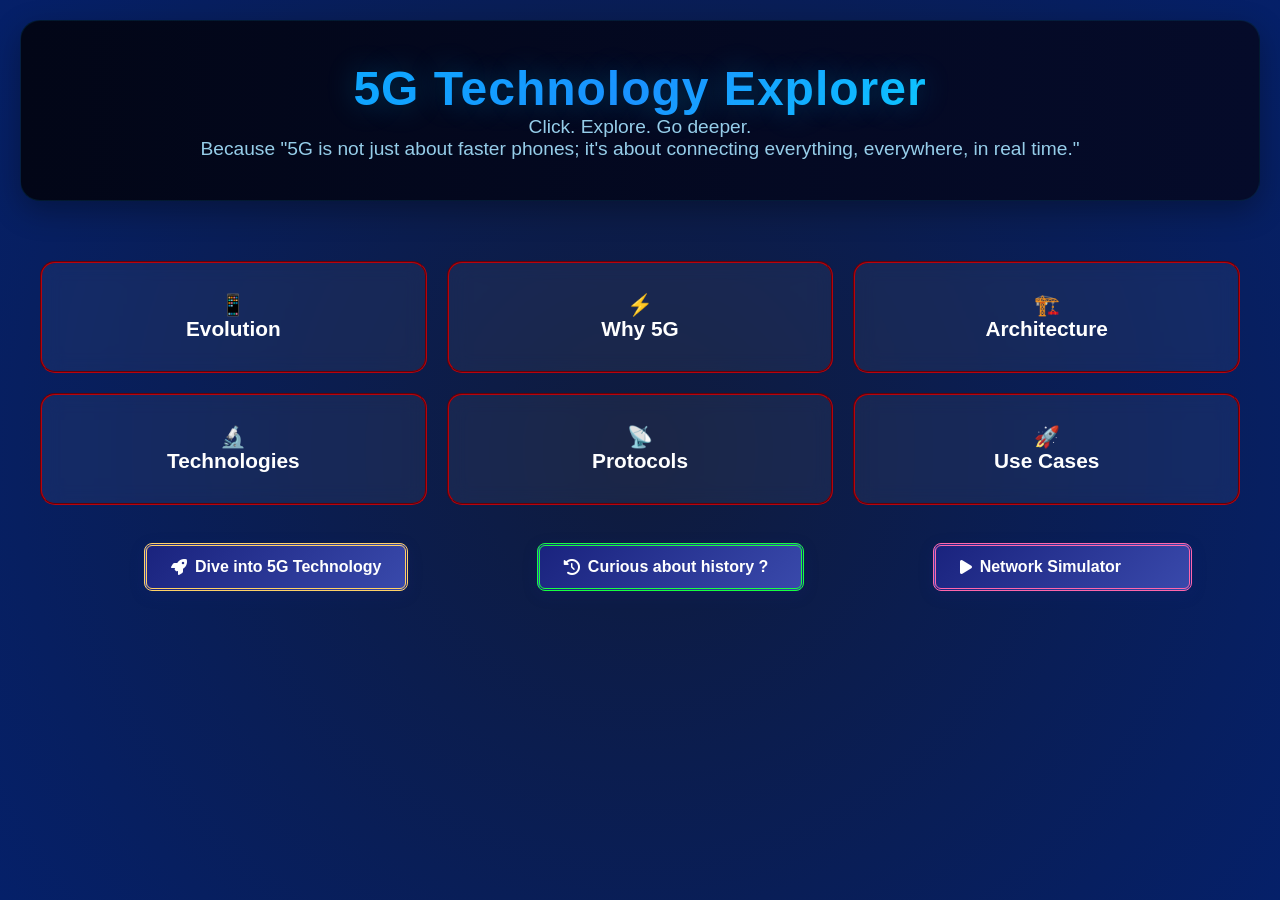
<file: index.html>
<!DOCTYPE html>
<html lang="en">
<head>
  <meta charset="UTF-8">
  <meta name="viewport" content="width=device-width, initial-scale=1.0">
  <title>5G Explained</title>
  <link rel="stylesheet" href="style.css">
  <!-- BUG FIX: Font Awesome was never loaded — both nav buttons use
       <i class="fas fa-info-circle"> which showed as blank boxes -->
  <link rel="stylesheet" href="https://cdnjs.cloudflare.com/ajax/libs/font-awesome/6.4.0/css/all.min.css">
</head>
<body>
  <div class="container">
    <header>
      <h1>5G Technology Explorer</h1>
      <p>Click. Explore. Go deeper.</p>
      <p>Because "5G is not just about faster phones; it's about connecting everything, everywhere, in real time."</p>
    </header>

    <main id="layer-container">
      <!-- Dynamic layers will appear here -->
    </main>
    <br>
    <div>
        <a href="about-5g/index.html" class="about-5g-btn">
        <i class="fas fa-rocket "></i> Dive into 5G Technology
        </a>
        <a href="history-before-5G/index.html" class="history-before-5G-btn">
        <i class="fas fa-history "></i> Curious about history ?  
        </a>
        <a href="network-simulator/index.html" class="network-simulator-btn">
        <i class="fas fa-play "></i> Network Simulator          
        </a>
    </div>
  </div>

  <!-- Popup Backdrop -->
  <div id="popup-backdrop" class="hidden"></div>
  
  <!-- Popup Content -->
  <div id="popup" class="hidden"></div>

  <script src="app.js"></script>
  


</body>
</html>
</file>
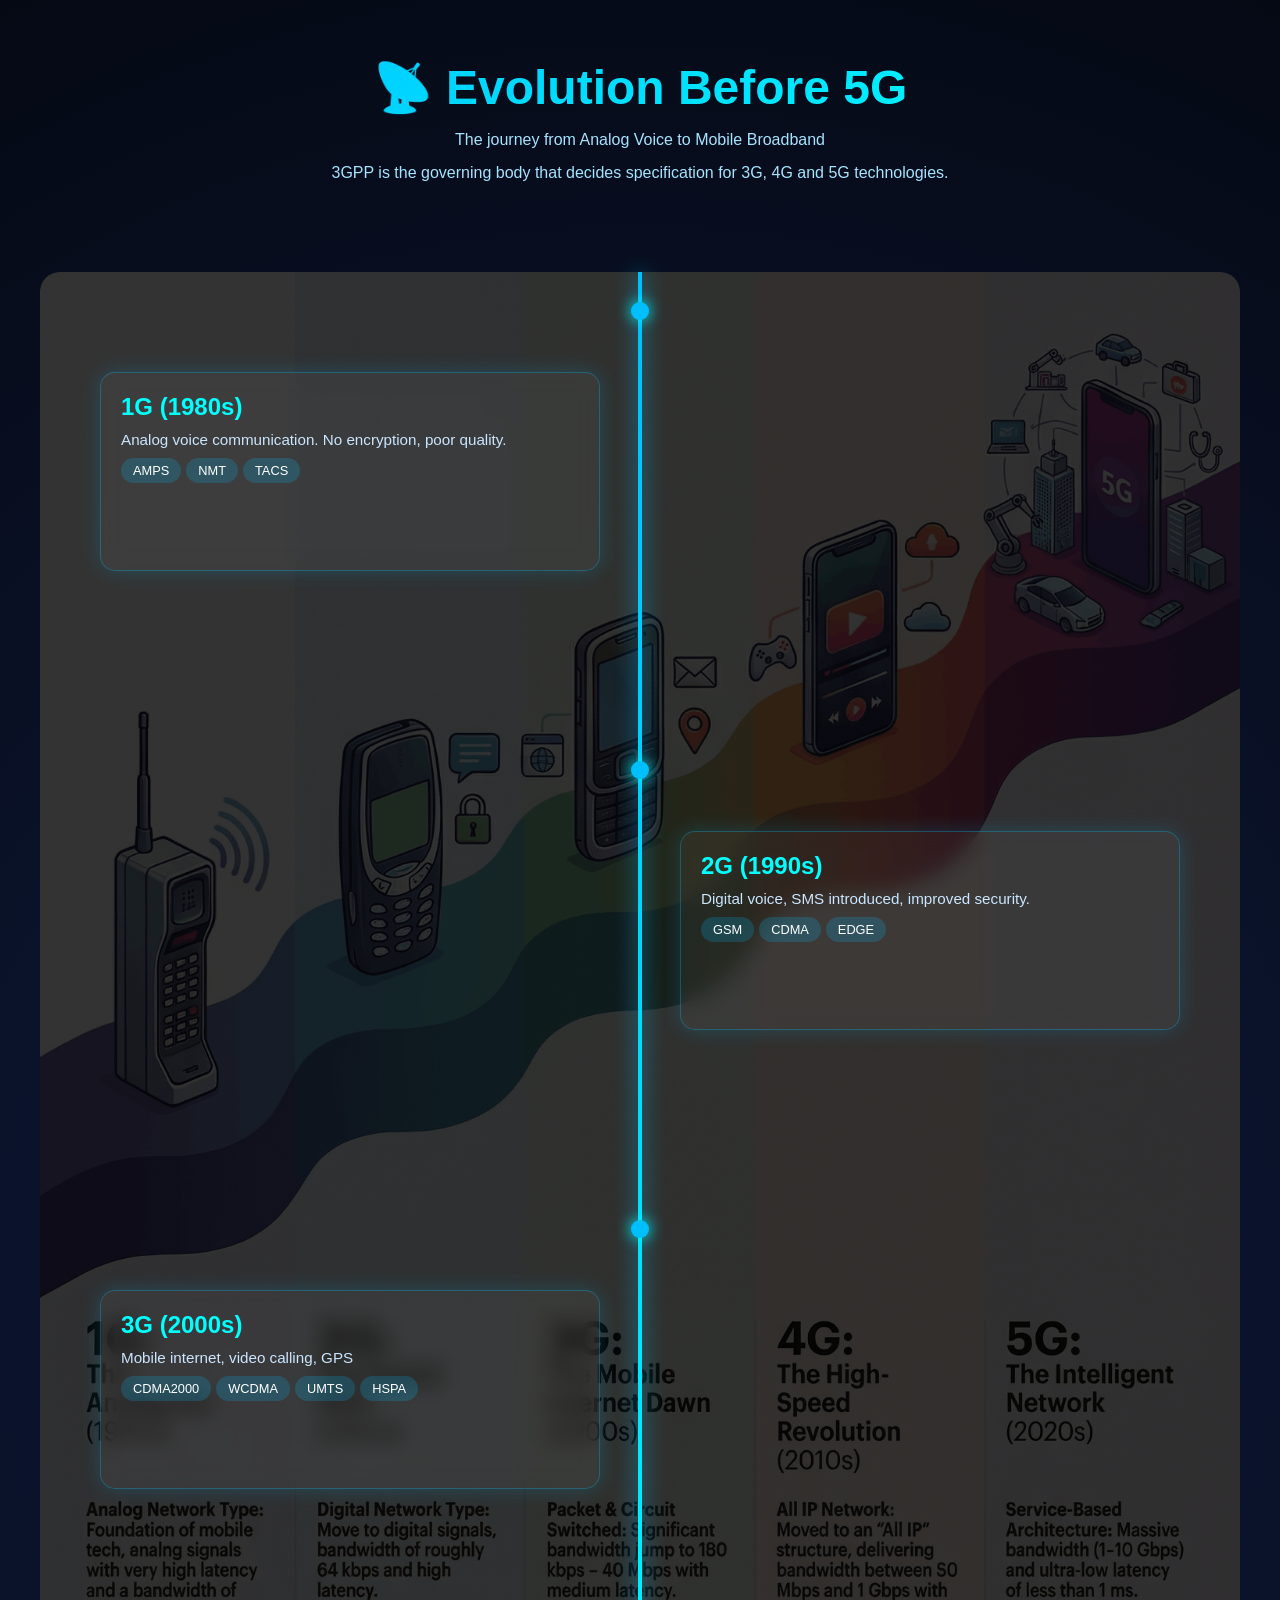
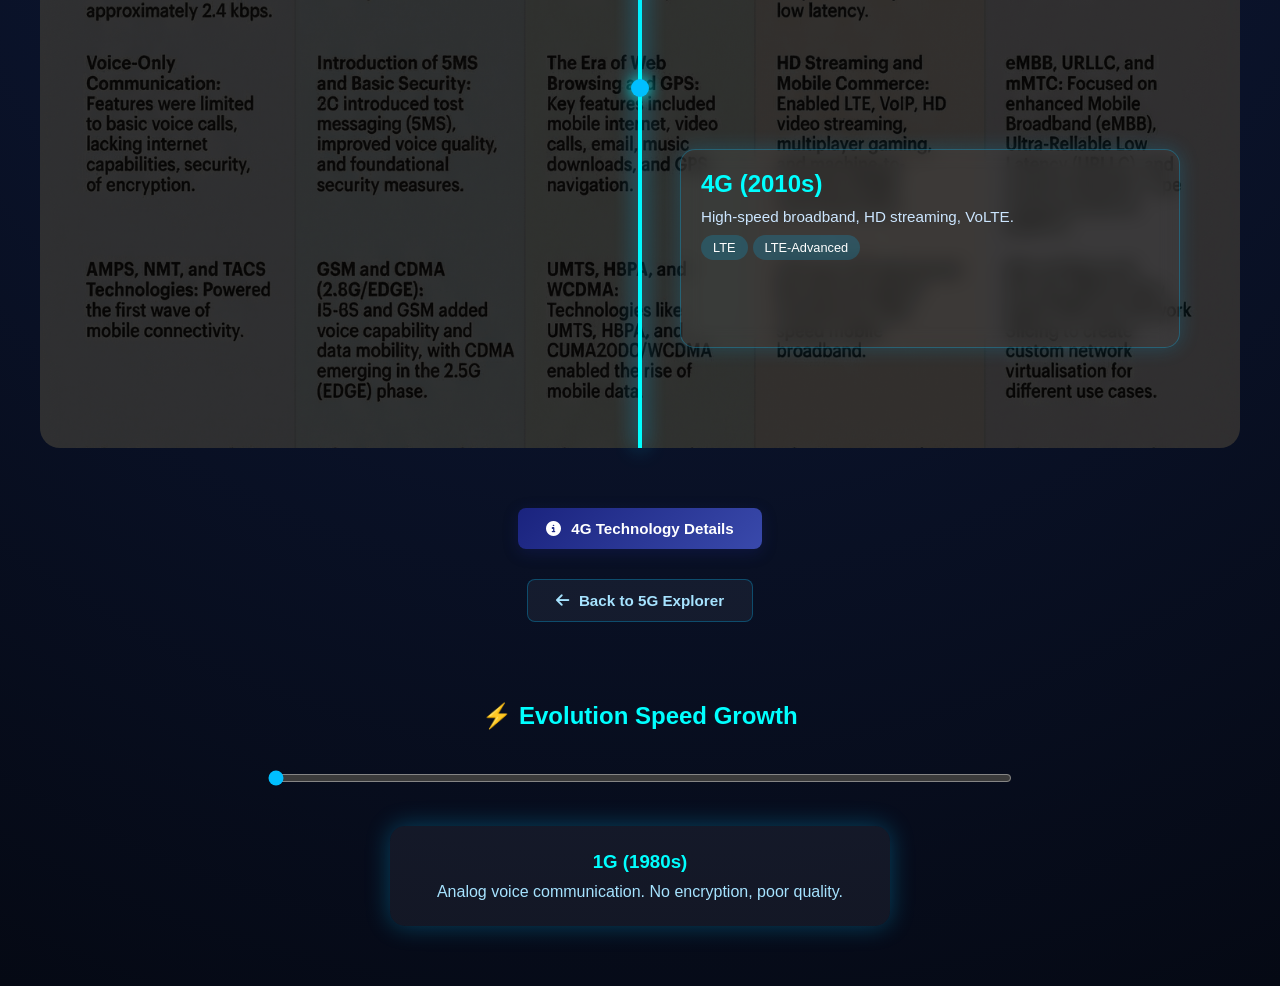
<file: history-before-5G/index.html>
<!DOCTYPE html>
<html lang="en">
<head>
    <meta charset="UTF-8">
    <meta name="viewport" content="width=device-width, initial-scale=1.0">
    <title>History Before 5G | Evolution of Mobile Networks</title>
    <link rel="stylesheet" href="style.css">
    <link rel="stylesheet" href="https://cdnjs.cloudflare.com/ajax/libs/font-awesome/6.4.0/css/all.min.css">
    <script src="app.js" defer></script>
</head>

<body>

    <!-- HERO -->
    <header class="hero">
        <h1>📡 Evolution Before 5G</h1>
        <p>The journey from Analog Voice to Mobile Broadband</p>
        <p>3GPP is the governing body that decides specification for 3G, 4G and 5G technologies.</p>
    </header>

    <!-- TIMELINE — populated by app.js -->
    <section class="timeline" id="timeline"></section>

    <!-- NAVIGATION BUTTONS -->
    <a href="about-4g/index.html" class="about-4g-btn">
        <i class="fas fa-info-circle"></i> 4G Technology Details
    </a>

    <a href="../index.html" class="back-link">
        <i class="fas fa-arrow-left"></i> Back to 5G Explorer
    </a>

    <!-- SLIDER -->
    <section class="slider-section">
        <h2>⚡ Evolution Speed Growth</h2>
        <input type="range" min="1" max="4" value="1" id="evolutionSlider">
        <div class="slider-display">
            <h3 id="genTitle">1G (1980s)</h3>
            <p id="genDesc">Analog voice communication. No encryption, poor quality.</p>
        </div>
    </section>

</body>
</html>
</file>
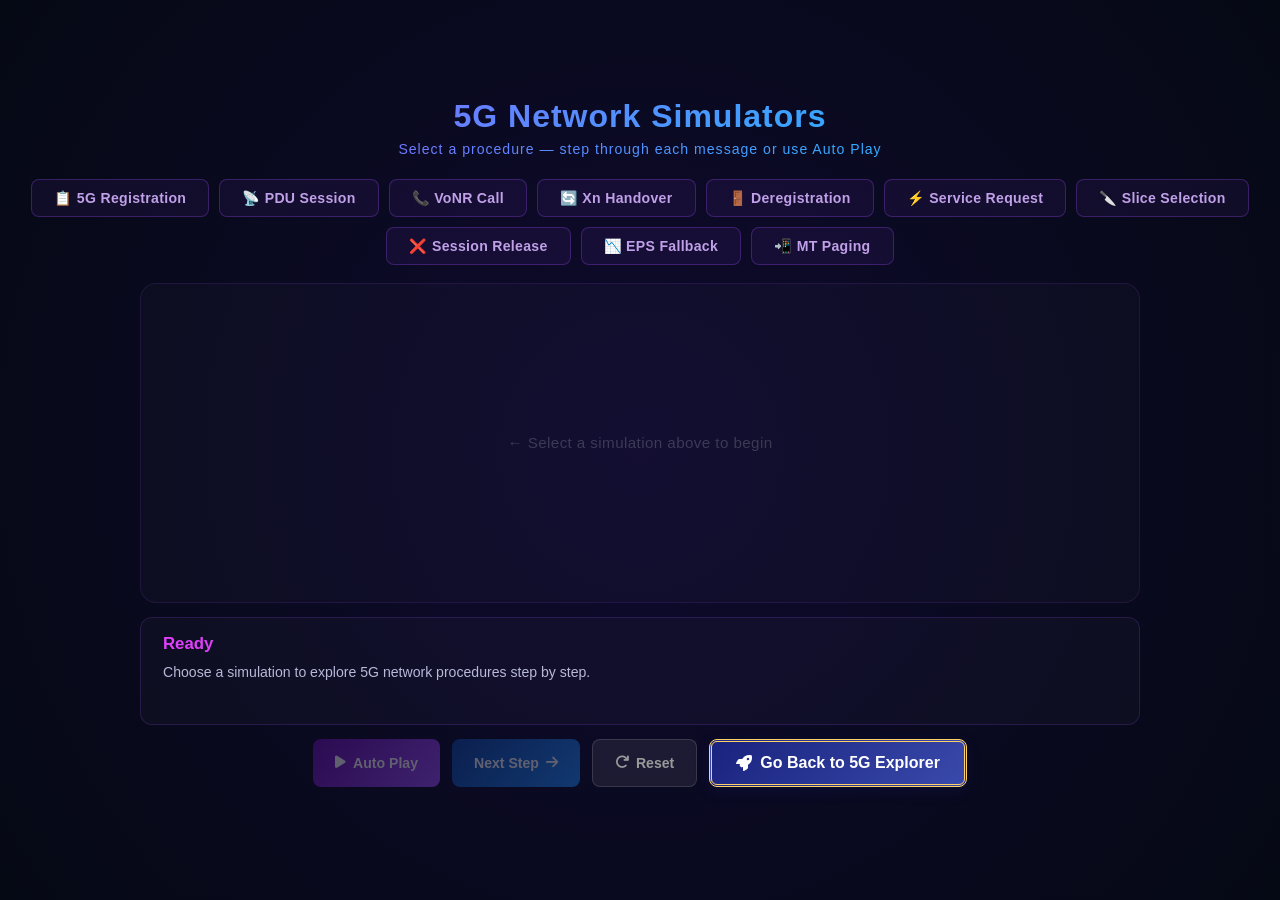
<file: network-simulator/index.html>
<!DOCTYPE html>
<html lang="en">
<head>
<meta charset="UTF-8">
<meta name="viewport" content="width=device-width, initial-scale=1.0">
<title>5G Network Simulators</title>
<link rel="stylesheet" href="https://cdnjs.cloudflare.com/ajax/libs/font-awesome/6.4.0/css/all.min.css">
<link rel="stylesheet" href="simulator.css">
</head>
<body>

<h1>5G Network Simulators</h1>
<p class="subtitle">Select a procedure — step through each message or use Auto Play
    <div class="sim-tabs" id="simTabs">
    <button class="sim-tab" data-sim="registration" onclick="loadSim('registration')">📋 5G Registration</button>
    <button class="sim-tab" data-sim="pdu"          onclick="loadSim('pdu')">📡 PDU Session</button>
    <button class="sim-tab" data-sim="vonr"         onclick="loadSim('vonr')">📞 VoNR Call</button>
    <button class="sim-tab" data-sim="handover"     onclick="loadSim('handover')">🔄 Xn Handover</button>
    <button class="sim-tab" data-sim="deregistration" onclick="loadSim('deregistration')">🚪 Deregistration</button>
    <button class="sim-tab" data-sim="servicerequest"  onclick="loadSim('servicerequest')">⚡ Service Request</button>
    <button class="sim-tab" data-sim="sliceselection"  onclick="loadSim('sliceselection')">🔪 Slice Selection</button>
    <button class="sim-tab" data-sim="sessionrelease"  onclick="loadSim('sessionrelease')">❌ Session Release</button>
    <button class="sim-tab" data-sim="epsfallback"     onclick="loadSim('epsfallback')">📉 EPS Fallback</button>
    <button class="sim-tab" data-sim="mtpaging"        onclick="loadSim('mtpaging')">📲 MT Paging</button>
    </div>
</p>

<!-- ── SIM SELECTOR TABS ── -->


<!-- ── ANIMATION STAGE ── -->
<div class="stage-outer">
    <div class="stage" id="stage">
        <svg class="connector-layer" id="connSvg" xmlns="http://www.w3.org/2000/svg">
            <defs>
                <marker id="arrBlue" markerWidth="8" markerHeight="8" refX="7" refY="4" orient="auto">
                    <polygon points="0 0, 8 4, 0 8" fill="rgba(100,160,255,0.45)"/>
                </marker>
            </defs>
        </svg>
        <div class="stage-placeholder" id="placeholder">← Select a simulation above to begin</div>
    </div>
</div>

<!-- ── DESCRIPTION PANEL ── -->
<div class="desc-panel">
    <div class="desc-meta">
        <span class="desc-title" id="descTitle">Ready</span>
        <span class="desc-iface" id="descIface" style="display:none"></span>
    </div>
    <div class="desc-text" id="descText">Choose a simulation to explore 5G network procedures step by step.</div>
    <div class="desc-counter" id="descCounter"></div>
</div>

<!-- ── PLAYBACK CONTROLS ── -->
<div class="controls">
    <button class="btn-play"  id="btnPlay"  onclick="autoPlay()"    disabled><i class="fas fa-play"></i> Auto Play</button>
    <button class="btn-step"  id="btnStep"  onclick="stepForward()" disabled>Next Step <i class="fas fa-arrow-right"></i></button>
    <button class="btn-reset"               onclick="resetSim()"><i class="fas fa-redo"></i> Reset</button>
    <a href="../index.html" class="fiveG-explorer-btn">
        <i class="fas fa-rocket "></i> Go Back to 5G Explorer
    </a>
</div>
<div>
    
</div>

<script src="simulator.js"></script>
</body>
</html>
</file>
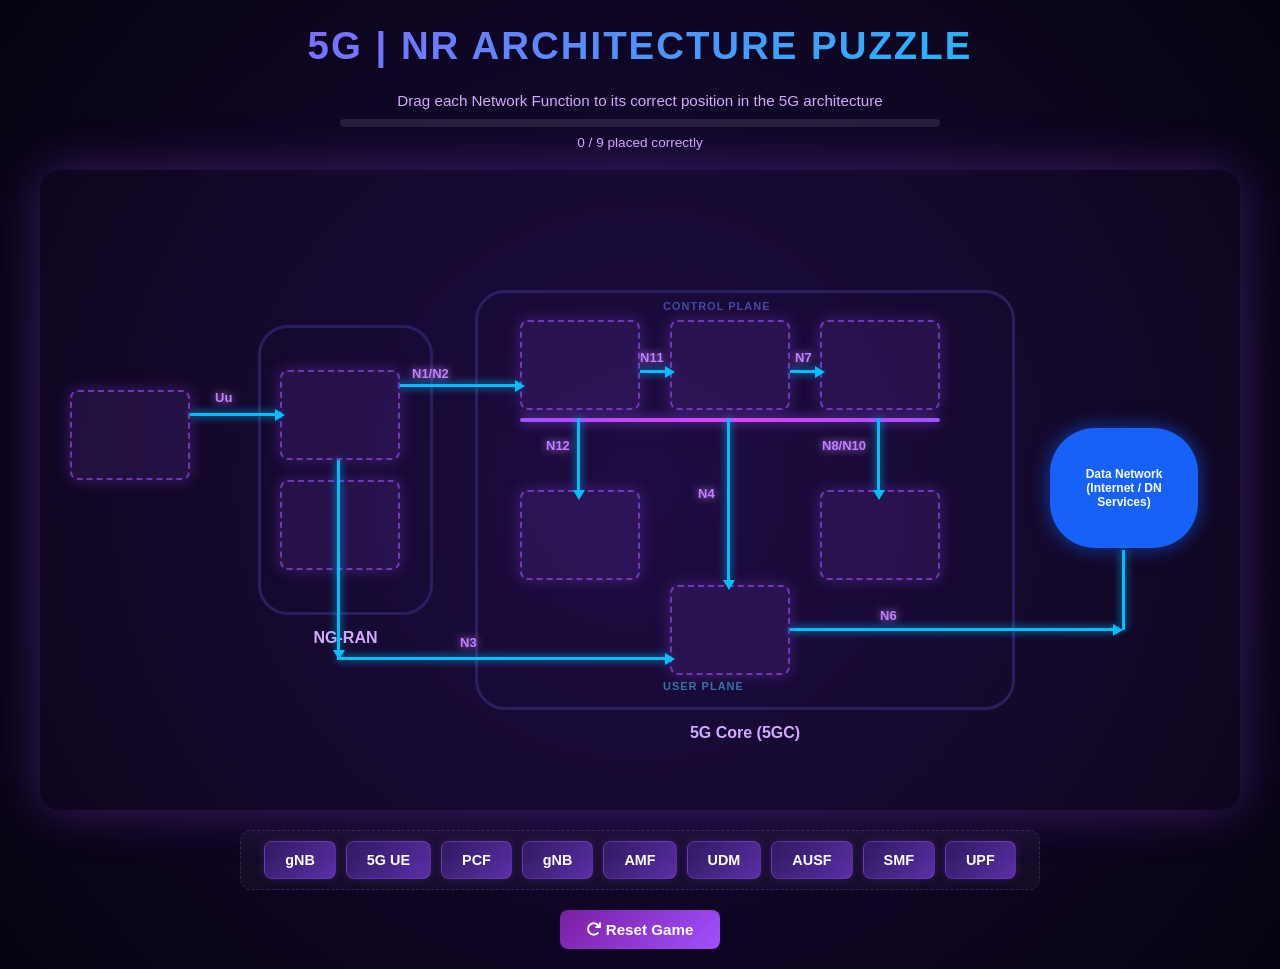
<file: about-5g/5g-puzzle/index.html>
<!DOCTYPE html>
<html lang="en">
<head>
    <meta charset="UTF-8">
    <meta name="viewport" content="width=device-width, initial-scale=1.0">
    <title>5G NR Architecture Puzzle</title>
    <link rel="stylesheet" href="puzzle.css">
    <link rel="stylesheet" href="https://cdnjs.cloudflare.com/ajax/libs/font-awesome/6.4.0/css/all.min.css">
</head>
<body>

    <h1>5G | NR ARCHITECTURE PUZZLE</h1>
    <p class="instruction">Drag each Network Function to its correct position in the 5G architecture</p>

    <!-- PROGRESS BAR -->
    <div class="progress-bar-wrap">
        <div id="progress-bar"></div>
    </div>
    <div id="progress-label">0 / 8 placed correctly</div>

    <!-- ARCHITECTURE DIAGRAM -->
    <div class="arch-wrapper">

        <!-- Group outlines -->
        <div id="ngran" class="group">
            <div class="group-title">NG-RAN</div>
        </div>
        <div id="gc5g" class="group">
            <div class="group-title">5G Core (5GC)</div>
        </div>

        <!-- Drop zones -->
        <div id="ue"   class="drop-zone" data-answer="5G UE" data-slot="0"></div>
        <div id="gnb1"  class="drop-zone" data-answer="gNB"   data-slot="1"></div>
        <div id="gnb2"  class="drop-zone" data-answer="gNB"   data-slot="2"></div>
        <div id="amf"  class="drop-zone" data-answer="AMF"   data-slot="3"></div>
        <div id="smf"  class="drop-zone" data-answer="SMF"   data-slot="4"></div>
        <div id="pcf"  class="drop-zone" data-answer="PCF"   data-slot="5"></div>
        <div id="ausf" class="drop-zone" data-answer="AUSF"  data-slot="6"></div>
        <div id="udm"  class="drop-zone" data-answer="UDM"   data-slot="7"></div>
        <div id="upf"  class="drop-zone" data-answer="UPF"   data-slot="8"></div>

        <!-- Static elements -->
        <div id="dn">Data Network<br>(Internet / DN<br>Services)</div>
        <div class="packet" id="packet"></div>

        <!-- Interface labels + arrows injected by puzzle.js from JSON -->

    </div>

    <!-- DRAG TRAY — populated by puzzle.js -->
    <div class="drag-container" id="dragContainer"></div>

    <!-- RESET BUTTON -->
    <div class="btn-row">
        <button onclick="resetGame()">
            <i class="fas fa-redo"></i> Reset Game
        </button>
    </div>

    <!-- COMPLETION MESSAGE -->
    <div id="message">
        <div class="congrats">🎉 5G Architecture Mastered!</div>
        <p>You correctly placed all 8 Network Functions. Ready for the next challenge?</p>
        <a href="../5g-quiz/index.html" class="QUIZ-btn">
            <i class="fas fa-question-circle"></i> Take the 5G Quiz
        </a>
    </div>

    <script src="puzzle.js"></script>
</body>
</html>
</file>
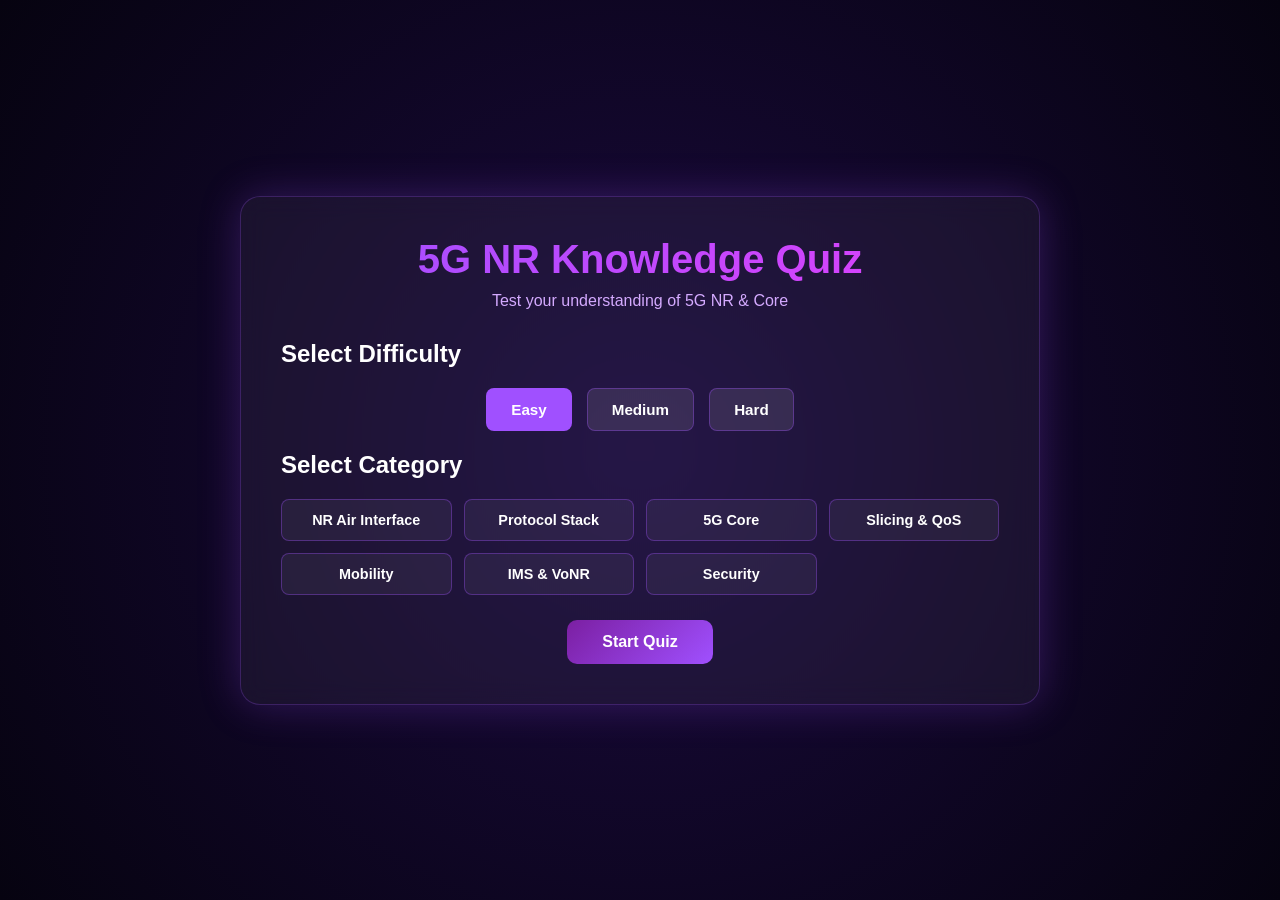
<file: about-5g/5g-quiz/index.html>
<!DOCTYPE html>
<html lang="en">
<head>
    <meta charset="UTF-8">
    <meta name="viewport" content="width=device-width, initial-scale=1.0">
    <title>5G NR Knowledge Quiz</title>
    <link rel="stylesheet" href="style.css">
    <link rel="stylesheet" href="https://cdnjs.cloudflare.com/ajax/libs/font-awesome/6.4.0/css/all.min.css">
</head>
<body>

<div class="quiz-container">

    <header class="quiz-header">
        <h1>5G NR Knowledge Quiz</h1>
        <p>Test your understanding of 5G NR &amp; Core</p>
    </header>

    <!-- ── START SCREEN ── -->
    <section id="start-screen" class="screen active">

        <h2>Select Difficulty</h2>
        <div class="difficulty-buttons">
            <button class="difficulty-btn selected" data-level="easy">Easy</button>
            <button class="difficulty-btn" data-level="medium">Medium</button>
            <button class="difficulty-btn" data-level="hard">Hard</button>
        </div>

        <h2>Select Category</h2>
        <div class="category-buttons">
            <button class="category-btn" data-category="nr">NR Air Interface</button>
            <button class="category-btn" data-category="stack">Protocol Stack</button>
            <button class="category-btn" data-category="core">5G Core</button>
            <button class="category-btn" data-category="slicing">Slicing &amp; QoS</button>
            <button class="category-btn" data-category="mobility">Mobility</button>
            <button class="category-btn" data-category="vonr">IMS &amp; VoNR</button>
            <button class="category-btn" data-category="security">Security</button>
        </div>

        <button id="start-btn">Start Quiz</button>
    </section>

    <!-- ── QUIZ SCREEN ── -->
    <section id="quiz-screen" class="screen">

        <div class="score-bar-container">
            <div id="score-bar"></div>
        </div>

        <div class="quiz-info">
            <span id="question-number"></span>
            <span id="score-display"></span>
        </div>

        <div class="question-box">
            <h2 id="question-text"></h2>
        </div>

        <div class="options-container">
            <button class="option-btn"></button>
            <button class="option-btn"></button>
            <button class="option-btn"></button>
            <button class="option-btn"></button>
        </div>

        <div id="explanation-box" class="explanation-box"></div>

        <div class="navigation-buttons">
            <button id="next-btn">Next</button>
        </div>
    </section>

    <!-- ── RESULT SCREEN ── -->
    <section id="result-screen" class="screen">
        <h2>Quiz Completed!</h2>
        <p id="final-score"></p>
        <p id="result-message"></p>

        <div class="result-buttons">
            <button id="analytics-btn">
                <i class="fas fa-chart-bar"></i> View Analytics
            </button>
            <button id="restart-btn">
                <i class="fas fa-redo"></i> Restart
            </button>
        </div>

        <div id="message">
            🎉 5G NR done. Ready for real scenarios?<br>
            <a href="5g-case-quiz/index.html" class="QUIZ-btn">
                <i class="fas fa-briefcase"></i> 5G Case Study Quiz
            </a>
            <a href="../index.html" class="QUIZ-btn" style="margin-left: 10px;">
                <i class="fas fa-network-wired"></i> Back to 5G Explorer
            </a>
        </div>
    </section>

    <!-- ── ANALYTICS SCREEN ── -->
    <section id="analytics-screen" class="screen">
        <h2>Performance Analytics</h2>
        <div class="analytics-box">
            <p id="overall-stats"></p>
            <div id="category-stats"></div>
            <div id="difficulty-stats"></div>
            <div id="weak-area"></div>
        </div>
        <button id="back-home-btn">
            <i class="fas fa-arrow-left"></i> Back to Results
        </button>
    </section>

</div>

<script src="quiz.js"></script>
</body>
</html>
</file>
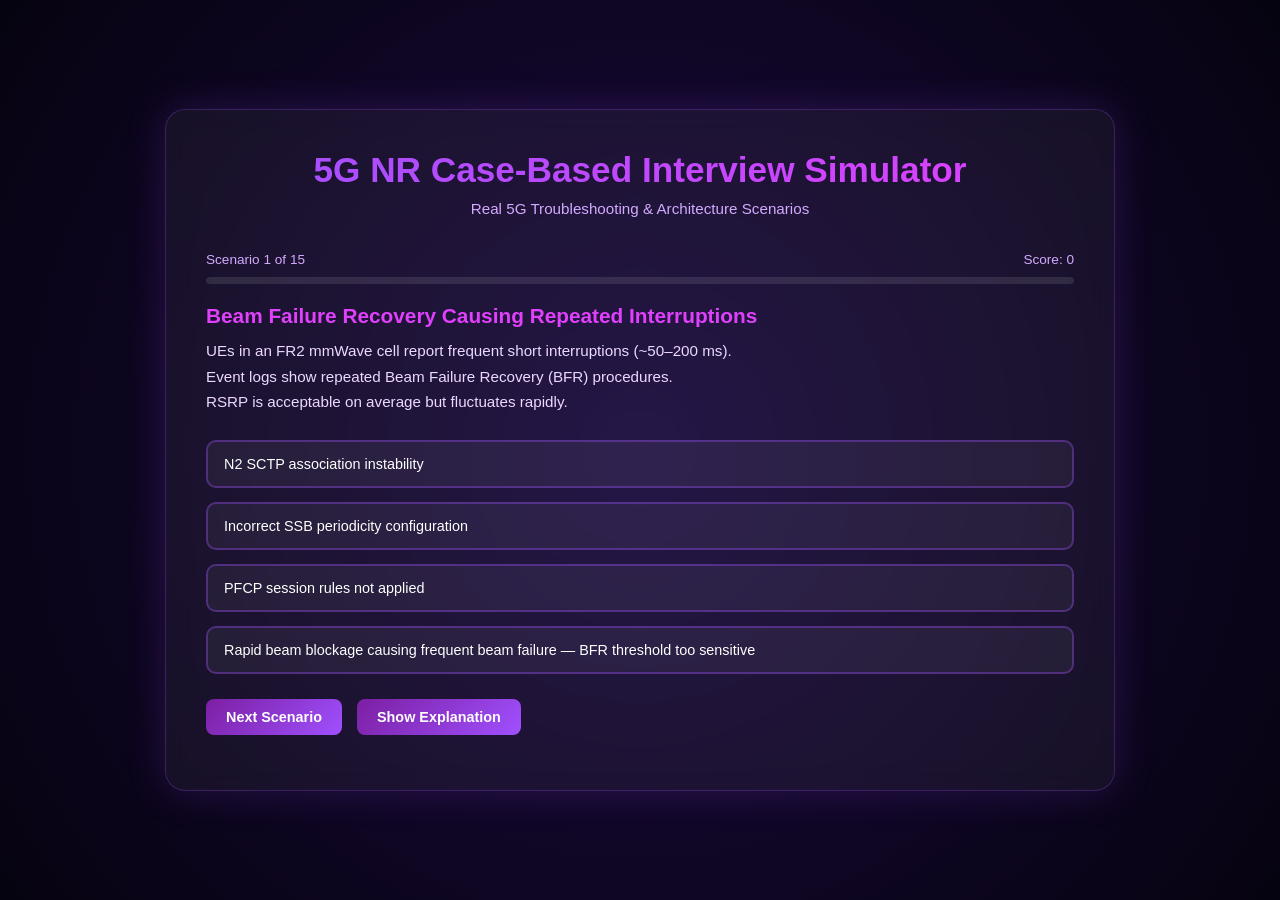
<file: about-5g/5g-quiz/5g-case-quiz/index.html>
<!DOCTYPE html>
<html lang="en">
<head>
    <meta charset="UTF-8">
    <meta name="viewport" content="width=device-width, initial-scale=1.0">
    <title>5G NR Case-Based Interview Quiz</title>
    <link rel="stylesheet" href="case-style.css">
    <link rel="stylesheet" href="https://cdnjs.cloudflare.com/ajax/libs/font-awesome/6.4.0/css/all.min.css">
</head>
<body>

<div class="case-container">

    <header class="case-header">
        <h1>5G NR Case-Based Interview Simulator</h1>
        <p>Real 5G Troubleshooting &amp; Architecture Scenarios</p>
    </header>

    <!-- ── QUIZ SCREEN ── -->
    <section id="case-screen">

        <div class="case-info">
            <span id="case-number"></span>
            <span id="score-display"></span>
        </div>

        <!-- Score progress bar -->
        <div class="score-bar-container">
            <div id="score-bar"></div>
        </div>

        <div class="case-box">
            <h2 id="case-title"></h2>
            <p id="case-description"></p>
        </div>

        <div class="options-container">
            <button class="option-btn"></button>
            <button class="option-btn"></button>
            <button class="option-btn"></button>
            <button class="option-btn"></button>
        </div>

        <div class="action-buttons">
            <button id="next-btn">Next Scenario</button>
            <button id="explain-btn">Show Explanation</button>
        </div>

        <div id="explanation-box"></div>

    </section>

    <!-- ── RESULT SCREEN ── -->
    <section id="result-screen" style="display:none;">
        <div class="result-box">
            <h2>All Scenarios Completed! 🎯</h2>
            <p id="final-score"></p>
            <p id="result-message"></p>

            <div class="result-buttons">
                <button id="restart-btn">
                    <i class="fas fa-redo"></i> Try Again
                </button>
                <a href="../index.html" class="QUIZ-btn">
                    <i class="fas fa-arrow-left"></i> Back to 5G Quiz
                </a>
                <a href="../../index.html" class="QUIZ-btn">
                    <i class="fas fa-arrow-left"></i> Back to About 5G page
                </a>
            </div>
        </div>
    </section>

</div>

<script src="case-quiz.js"></script>
</body>
</html>
</file>
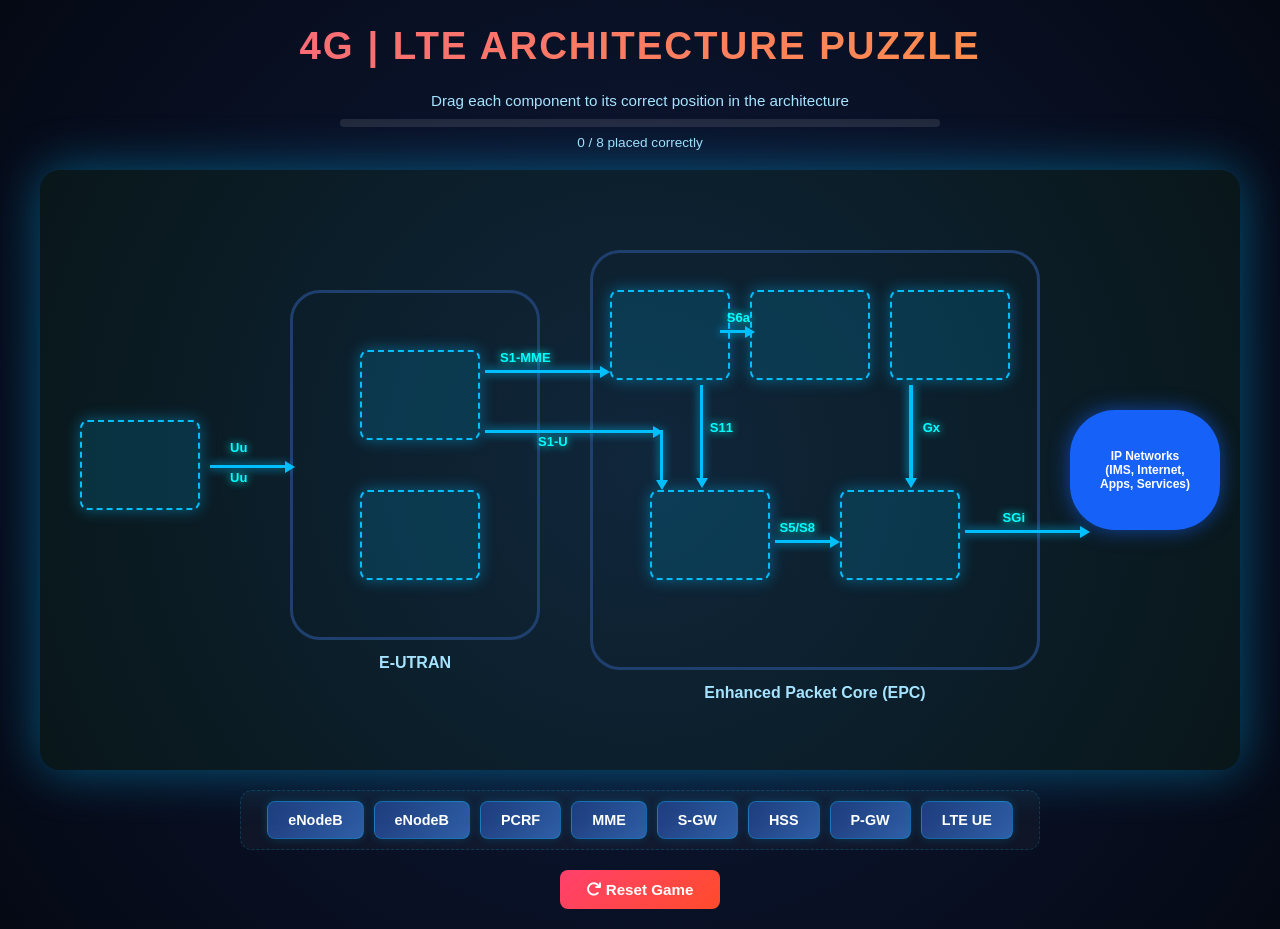
<file: history-before-5G/about-4g/4g-puzzle-game/index.html>
<!DOCTYPE html>
<html lang="en">
<head>
    <meta charset="UTF-8">
    <meta name="viewport" content="width=device-width, initial-scale=1.0">
    <title>LTE Architecture Puzzle</title>
    <link rel="stylesheet" href="puzzle.css">
    <link rel="stylesheet" href="https://cdnjs.cloudflare.com/ajax/libs/font-awesome/6.4.0/css/all.min.css">
</head>
<body>

    <h1>4G | LTE ARCHITECTURE PUZZLE</h1>
    <p class="instruction">Drag each component to its correct position in the architecture</p>

    <!-- PROGRESS BAR -->
    <div class="progress-bar-wrap">
        <div id="progress-bar"></div>
    </div>
    <div id="progress-label">0 / 8 placed correctly</div>

    <!-- ARCHITECTURE DIAGRAM -->
    <div class="arch-wrapper">

        <!-- Group outlines -->
        <div id="eutran" class="group">
            <div class="group-title">E-UTRAN</div>
        </div>
        <div id="epc" class="group">
            <div class="group-title">Enhanced Packet Core (EPC)</div>
        </div>

        <!-- Drop zones (data-answer + data-slot set here, populated by JS) -->
        <div id="ue"   class="drop-zone" data-answer="LTE UE" data-slot="0"></div>
        <div id="enb1" class="drop-zone" data-answer="eNodeB" data-slot="1"></div>
        <div id="enb2" class="drop-zone" data-answer="eNodeB" data-slot="2"></div>
        <div id="mme"  class="drop-zone" data-answer="MME"    data-slot="3"></div>
        <div id="hss"  class="drop-zone" data-answer="HSS"    data-slot="4"></div>
        <div id="pcrf" class="drop-zone" data-answer="PCRF"   data-slot="5"></div>
        <div id="sgw"  class="drop-zone" data-answer="S-GW"   data-slot="6"></div>
        <div id="pgw"  class="drop-zone" data-answer="P-GW"   data-slot="7"></div>

        <!-- Static elements -->
        <div id="cloud">IP Networks<br>(IMS, Internet,<br>Apps, Services)</div>
        <div class="packet" id="packet"></div>

        <!-- Interface labels + arrows injected by puzzle.js from JSON -->

    </div>

    <!-- DRAG TRAY — populated by puzzle.js -->
    <div class="drag-container" id="dragContainer"></div>

    <!-- RESET BUTTON -->
    <div class="btn-row">
        <button onclick="resetGame()">
            <i class="fas fa-redo"></i> Reset Game
        </button>
    </div>

    <!-- COMPLETION MESSAGE -->
    <div id="message">
        <div class="congrats">🎉 LTE Architecture Mastered!</div>
        <p>You correctly placed all 8 components. Ready for the next challenge?</p>
        <a href="4g-quiz/index.html" class="QUIZ-btn">
            <i class="fas fa-question-circle"></i> Take the 4G Quiz
        </a>
    </div>

    <script src="puzzle.js"></script>
</body>
</html>
</file>
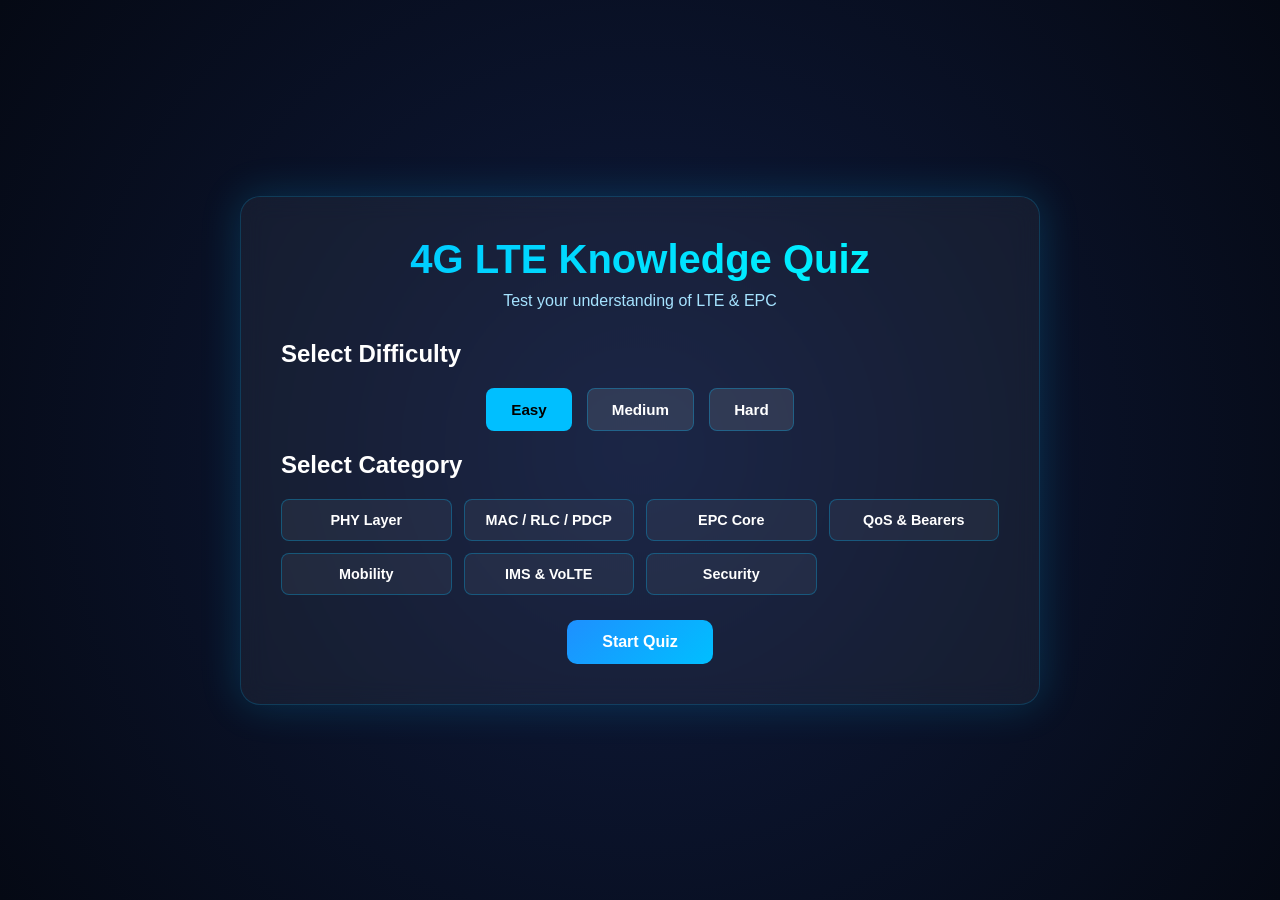
<file: history-before-5G/about-4g/4g-puzzle-game/4g-quiz/index.html>
<!DOCTYPE html>
<html lang="en">
<head>
    <meta charset="UTF-8">
    <meta name="viewport" content="width=device-width, initial-scale=1.0">
    <title>4G LTE Quiz</title>
    <link rel="stylesheet" href="style.css">
    <link rel="stylesheet" href="https://cdnjs.cloudflare.com/ajax/libs/font-awesome/6.4.0/css/all.min.css">
</head>
<body>

<div class="quiz-container">

    <header class="quiz-header">
        <h1>4G LTE Knowledge Quiz</h1>
        <p>Test your understanding of LTE &amp; EPC</p>
    </header>

    <!-- ── START SCREEN ── -->
    <section id="start-screen" class="screen active">

        <h2>Select Difficulty</h2>
        <div class="difficulty-buttons">
            <!-- BUG FIX: no button had .selected by default so difficulty stayed
                 "easy" (the JS default) but nothing was visually selected.
                 Added .selected to Easy to match the initial variable value. -->
            <button class="difficulty-btn selected" data-level="easy">Easy</button>
            <button class="difficulty-btn" data-level="medium">Medium</button>
            <button class="difficulty-btn" data-level="hard">Hard</button>
        </div>

        <h2>Select Category</h2>
        <div class="category-buttons">
            <button class="category-btn" data-category="phy">PHY Layer</button>
            <button class="category-btn" data-category="mac">MAC / RLC / PDCP</button>
            <button class="category-btn" data-category="epc">EPC Core</button>
            <button class="category-btn" data-category="qos">QoS &amp; Bearers</button>
            <button class="category-btn" data-category="mobility">Mobility</button>
            <button class="category-btn" data-category="ims">IMS &amp; VoLTE</button>
            <button class="category-btn" data-category="security">Security</button>
        </div>

        <button id="start-btn">Start Quiz</button>
    </section>

    <!-- ── QUIZ SCREEN ── -->
    <section id="quiz-screen" class="screen">

        <div class="score-bar-container">
            <div id="score-bar"></div>
        </div>

        <div class="quiz-info">
            <span id="question-number"></span>
            <span id="score-display"></span>
        </div>

        <div class="question-box">
            <h2 id="question-text"></h2>
        </div>

        <div class="options-container">
            <button class="option-btn"></button>
            <button class="option-btn"></button>
            <button class="option-btn"></button>
            <button class="option-btn"></button>
        </div>

        <div id="explanation-box" class="explanation-box"></div>

        <div class="navigation-buttons">
            <button id="next-btn">Next</button>
        </div>
    </section>

    <!-- ── RESULT SCREEN ── -->
    <section id="result-screen" class="screen">
        <h2>Quiz Completed!</h2>
        <p id="final-score"></p>
        <p id="result-message"></p>

        <div class="result-buttons">
            <button id="analytics-btn">
                <i class="fas fa-chart-bar"></i> View Analytics
            </button>
            <button id="restart-btn">
                <i class="fas fa-redo"></i> Restart
            </button>
        </div>

        <div id="message">
            🎉 4G LTE EPC done. Let's try the case studies!<br>
            <!-- BUG FIX: icon had margin-left:1270px in original — completely
                 off-screen. Fixed in style.css using gap instead. -->
            <a href="4g-case-quiz/index.html" class="QUIZ-btn">
                <i class="fas fa-briefcase"></i> 4G Case Study Quiz
            </a>
        </div>
    </section>

    <!-- ── ANALYTICS SCREEN ── -->
    <section id="analytics-screen" class="screen">
        <h2>Performance Analytics</h2>
        <div class="analytics-box">
            <p id="overall-stats"></p>
            <div id="category-stats"></div>
            <div id="difficulty-stats"></div>
            <div id="weak-area"></div>
        </div>
        <button id="back-home-btn">
            <i class="fas fa-arrow-left"></i> Back to Results
        </button>
    </section>

</div>

<script src="quiz.js"></script>
</body>
</html>
</file>
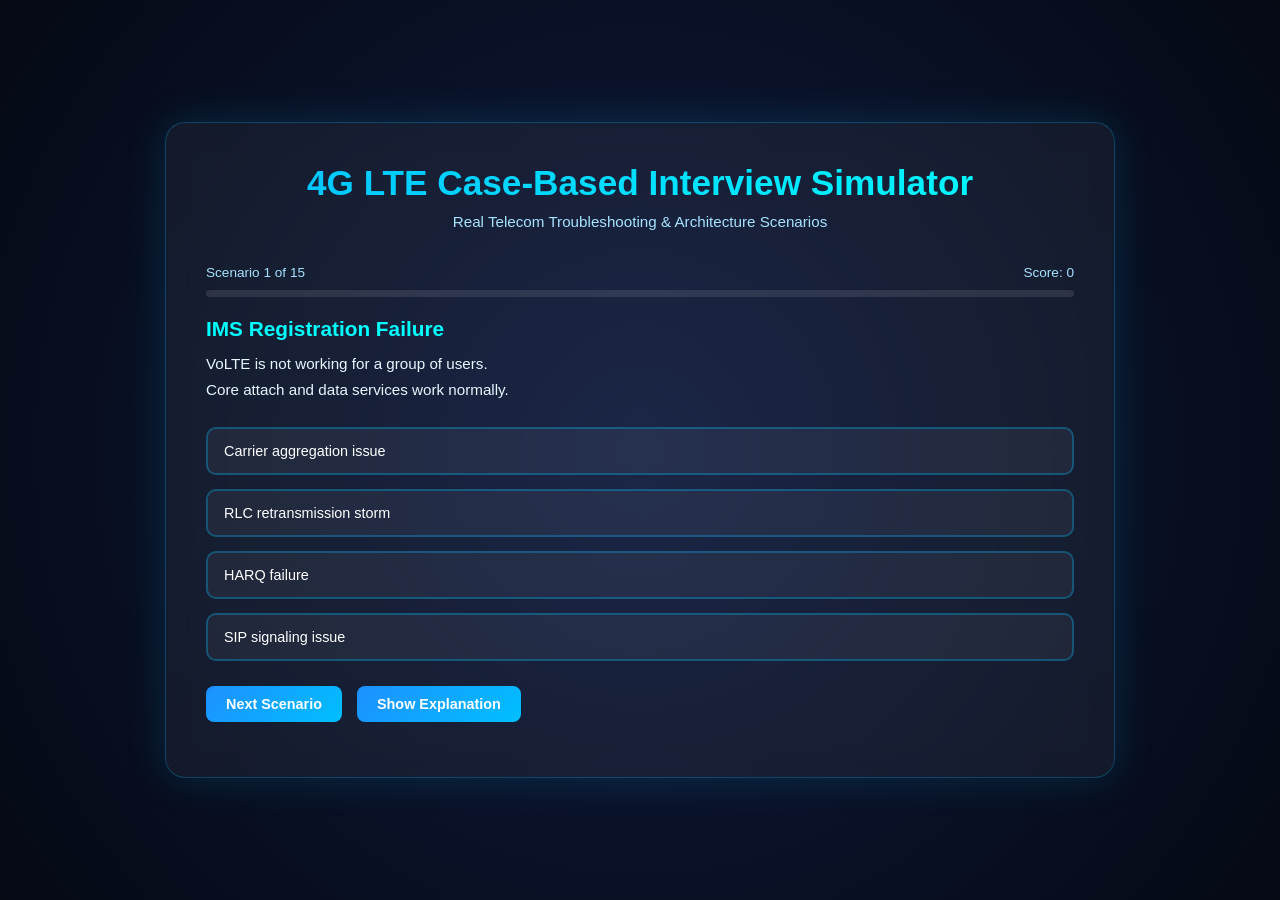
<file: history-before-5G/about-4g/4g-puzzle-game/4g-quiz/4g-case-quiz/index.html>
<!DOCTYPE html>
<html lang="en">
<head>
    <meta charset="UTF-8">
    <meta name="viewport" content="width=device-width, initial-scale=1.0">
    <title>4G LTE Case-Based Interview Quiz</title>
    <link rel="stylesheet" href="case-style.css">
    <link rel="stylesheet" href="https://cdnjs.cloudflare.com/ajax/libs/font-awesome/6.4.0/css/all.min.css">
</head>
<body>

<div class="case-container">

    <header class="case-header">
        <h1>4G LTE Case-Based Interview Simulator</h1>
        <p>Real Telecom Troubleshooting &amp; Architecture Scenarios</p>
    </header>

    <!-- ── QUIZ SCREEN ── -->
    <section id="case-screen">

        <div class="case-info">
            <span id="case-number"></span>
            <!-- BUG FIX: score tracking added — was completely missing -->
            <span id="score-display"></span>
        </div>

        <!-- Score progress bar -->
        <div class="score-bar-container">
            <div id="score-bar"></div>
        </div>

        <div class="case-box">
            <h2 id="case-title"></h2>
            <p id="case-description"></p>
        </div>

        <div class="options-container">
            <button class="option-btn"></button>
            <button class="option-btn"></button>
            <button class="option-btn"></button>
            <button class="option-btn"></button>
        </div>

        <div class="action-buttons">
            <!-- BUG FIX: nextBtn previously let you skip scenarios without
                 answering — now guarded in JS -->
            <button id="next-btn">Next Scenario</button>
            <button id="explain-btn">Show Explanation</button>
        </div>

        <div id="explanation-box"></div>

    </section>

    <!-- ── RESULT SCREEN ── -->
    <!-- BUG FIX: was just alert("completed") — replaced with a real screen -->
    <section id="result-screen" style="display:none;">
        <div class="result-box">
            <h2>All Scenarios Completed! 🎯</h2>
            <p id="final-score"></p>
            <p id="result-message"></p>

            <div class="result-buttons">
                <button id="restart-btn">
                    <i class="fas fa-redo"></i> Try Again
                </button>
                <a href="../index.html" class="QUIZ-btn">
                    <i class="fas fa-arrow-left"></i> Back to 4G Quiz
                </a>
                <a href="../../../index.html" class="QUIZ-btn">
                    <i class="fas fa-arrow-left"></i> Back to About 4G page
                </a>
            </div>
        </div>
    </section>

</div>

<!-- BUG FIX: <script src="..."> had inline code inside the tag.
     Browsers silently ignore inline content when src= is present.
     The inline code also referenced id="message" which doesn't exist.
     Fixed: src-only script tag, no inline content. -->
<script src="case-quiz.js"></script>
</body>
</html>
</file>
<file: style.css>
/* ================= GLOBAL ================= */
* {
  box-sizing: border-box;
}

body {
  margin: 0;
  padding: 0;
  font-family: 'Segoe UI', Tahoma, Geneva, Verdana, sans-serif;
  background: radial-gradient(circle at center, #0f1b3d, #052069);
  color: white;
  min-height: 100vh;
  overflow-x: hidden;
}

.container {
  max-width: 1300px;
  margin: 0 auto;
  padding: 20px;
  position: relative;
  z-index: 1;
}
.paratext {
  max-width: 1300px;
  position: relative;
  left: 2.5%;
}

/* ================= PROTOCOL VISUALIZER ================= */

.protocol-controls {
  display: flex;
  justify-content: center;
  gap: 12px;
  flex-wrap: wrap;
  margin-bottom: 30px;
}

.protocol-controls button {
  padding: 10px 24px;
  border-radius: 30px;
  font-weight: 700;
  font-size: 0.85rem;
  cursor: pointer;
  letter-spacing: 0.4px;
  transition: all 0.25s ease;
  border: 1px solid transparent;
}

/* Registration button — deep blue */
.protocol-controls button:nth-child(1) {
  background: linear-gradient(135deg, #1a237e, #3949ab);
  border-color: rgba(100,140,255,0.4);
  color: white;
  box-shadow: 0 0 14px rgba(57,73,171,0.35);
}

/* PDU Session button — teal */
.protocol-controls button:nth-child(2) {
  background: linear-gradient(135deg, #004d40, #00897b);
  border-color: rgba(0,200,180,0.4);
  color: white;
  box-shadow: 0 0 14px rgba(0,150,136,0.35);
}

/* IMS/VoNR button — violet */
.protocol-controls button:nth-child(3) {
  background: linear-gradient(135deg, #4a0072, #9c27b0);
  border-color: rgba(200,80,255,0.4);
  color: white;
  box-shadow: 0 0 14px rgba(156,39,176,0.35);
}

.protocol-controls button:hover {
  transform: translateY(-3px);
  filter: brightness(1.2);
  box-shadow: 0 8px 22px rgba(0,191,255,0.25) !important;
}

/* ── Pipeline ── */
.protocol-pipeline {
  display: flex;
  align-items: center;
  justify-content: space-between;
  margin: 28px 0 8px;
  position: relative;
  gap: 6px;
}

.protocol-node {
  padding: 14px 10px;
  border-radius: 10px;
  background: linear-gradient(135deg, rgba(0,40,90,0.7), rgba(0,70,130,0.45));
  border: 1.5px solid rgba(0,191,255,0.45);
  font-weight: 700;
  font-size: 0.83rem;
  width: 110px;
  text-align: center;
  color: #60ccff;
  box-shadow: 0 0 14px rgba(0,191,255,0.18), inset 0 1px 0 rgba(255,255,255,0.07);
  white-space: nowrap;
  flex-shrink: 0;
  letter-spacing: 0.3px;
}

.protocol-pipe {
  flex: 1;
  height: 52px;
  border-radius: 26px;
  background: linear-gradient(90deg, rgba(0,20,60,0.75), rgba(0,35,90,0.55));
  border: 1.5px solid rgba(0,191,255,0.2);
  position: relative;
  overflow: hidden;
}

/* Subtle shimmer on idle pipes */
.protocol-pipe::before {
  content: '';
  position: absolute;
  inset: 0;
  background: linear-gradient(90deg,
    transparent 0%,
    rgba(0,191,255,0.05) 50%,
    transparent 100%);
  animation: pipeShimmer 3s ease-in-out infinite;
}

@keyframes pipeShimmer {
  0%, 100% { opacity: 0.4; }
  50%       { opacity: 1;   }
}

.protocol-packet {
  position: absolute;
  top: 50%;
  transform: translateY(-50%);
  padding: 5px 12px;
  border-radius: 20px;
  color: white;
  font-size: 0.72rem;
  font-weight: 700;
  white-space: nowrap;
  animation: movePacket 4s linear forwards;
  letter-spacing: 0.3px;
}

/* ================= PROTOCOL INFO GRID ================= */

.protocol-info-grid {
  display: grid;
  grid-template-columns: repeat(auto-fill, minmax(115px, 1fr));
  gap: 9px;
  margin-bottom: 22px;
}

.protocol-card {
  background: rgba(255,255,255,0.04);
  padding: 12px 8px;
  border-radius: 10px;
  text-align: center;
  font-weight: 700;
  font-size: 0.8rem;
  cursor: pointer;
  border: 1.5px solid rgba(0,191,255,0.18);
  transition: all 0.22s ease;
  color: #a8cce0;
  letter-spacing: 0.4px;
  position: relative;
  overflow: hidden;
}

/* Bottom shine bar — revealed on hover */
.protocol-card::after {
  content: '';
  position: absolute;
  bottom: 0; left: 10%; right: 10%;
  height: 2px;
  border-radius: 2px;
  background: currentColor;
  opacity: 0;
  transition: opacity 0.22s ease;
}
.protocol-card:hover::after { opacity: 0.5; }

.protocol-card:hover {
  transform: translateY(-3px);
  box-shadow: 0 6px 18px rgba(0,191,255,0.18);
}

/* ── 5G-specific protocols (purple) ── */
.protocol-card[onclick*="nas"],
.protocol-card[onclick*="ngap"],
.protocol-card[onclick*="rrc"],
.protocol-card[onclick*="pfcp"],
.protocol-card[onclick*="gtpu"] {
  border-color: rgba(160,80,255,0.28);
  background: rgba(120,40,220,0.07);
  color: #c8a0f8;
}
.protocol-card[onclick*="nas"]:hover,
.protocol-card[onclick*="ngap"]:hover,
.protocol-card[onclick*="rrc"]:hover,
.protocol-card[onclick*="pfcp"]:hover,
.protocol-card[onclick*="gtpu"]:hover {
  background: rgba(160,80,255,0.16);
  border-color: #a050ff;
  color: white;
  box-shadow: 0 6px 18px rgba(160,80,255,0.3);
}

/* ── Voice / media protocols (pink) ── */
.protocol-card[onclick*="sip"],
.protocol-card[onclick*="rtp"] {
  border-color: rgba(255,80,160,0.28);
  background: rgba(220,40,120,0.06);
  color: #ffaacc;
}
.protocol-card[onclick*="sip"]:hover,
.protocol-card[onclick*="rtp"]:hover {
  background: rgba(255,80,160,0.16);
  border-color: #ff50a0;
  color: white;
  box-shadow: 0 6px 18px rgba(255,80,160,0.3);
}

/* ── Security protocols (amber) ── */
.protocol-card[onclick*="tls"],
.protocol-card[onclick*="ipsec"] {
  border-color: rgba(255,165,40,0.28);
  background: rgba(200,120,20,0.07);
  color: #ffc870;
}
.protocol-card[onclick*="tls"]:hover,
.protocol-card[onclick*="ipsec"]:hover {
  background: rgba(255,165,40,0.16);
  border-color: #ffa030;
  color: white;
  box-shadow: 0 6px 18px rgba(255,165,40,0.3);
}

/* ── Transport protocols (sky blue) ── */
.protocol-card[onclick*="tcp"],
.protocol-card[onclick*="udp"],
.protocol-card[onclick*="sctp"],
.protocol-card[onclick*="quic"] {
  border-color: rgba(40,180,255,0.28);
  background: rgba(0,120,220,0.07);
  color: #88d4ff;
}
.protocol-card[onclick*="tcp"]:hover,
.protocol-card[onclick*="udp"]:hover,
.protocol-card[onclick*="sctp"]:hover,
.protocol-card[onclick*="quic"]:hover {
  background: rgba(40,180,255,0.16);
  border-color: #28b4ff;
  color: white;
  box-shadow: 0 6px 18px rgba(40,180,255,0.3);
}

/* ── Routing / infra protocols (green) ── */
.protocol-card[onclick*="bgp"],
.protocol-card[onclick*="ospf"],
.protocol-card[onclick*="mpls"],
.protocol-card[onclick*="diameter"],
.protocol-card[onclick*="arp"],
.protocol-card[onclick*="dhcp"],
.protocol-card[onclick*="dns"],
.protocol-card[onclick*="mdns"],
.protocol-card[onclick*="ntp"],
.protocol-card[onclick*="icmp"],
.protocol-card[onclick*="http2"] {
  border-color: rgba(60,200,130,0.25);
  background: rgba(20,160,90,0.06);
  color: #80f0bb;
}
.protocol-card[onclick*="bgp"]:hover,
.protocol-card[onclick*="ospf"]:hover,
.protocol-card[onclick*="mpls"]:hover,
.protocol-card[onclick*="diameter"]:hover,
.protocol-card[onclick*="arp"]:hover,
.protocol-card[onclick*="dhcp"]:hover,
.protocol-card[onclick*="dns"]:hover,
.protocol-card[onclick*="mdns"]:hover,
.protocol-card[onclick*="ntp"]:hover,
.protocol-card[onclick*="icmp"]:hover,
.protocol-card[onclick*="http2"]:hover {
  background: rgba(60,200,130,0.16);
  border-color: #3cc882;
  color: white;
  box-shadow: 0 6px 18px rgba(60,200,130,0.3);
}

/* ── Details Panel ── */
.protocol-details {
  background: rgba(0,15,50,0.65);
  border: 1px solid rgba(0,191,255,0.3);
  border-radius: 14px;
  margin-top: 16px;
  overflow: scroll;
  animation: fadeIn 0.35s ease;
  backdrop-filter: blur(10px);
  height: 600px;
}

.protocol-details h3 {
  color: #00e8ff;
  font-size: 1rem;
  font-weight: 700;
  margin: 0;
  padding: 14px 20px;
  background: linear-gradient(90deg, rgba(0,191,255,0.12), transparent);
  border-bottom: 1px solid rgba(0,191,255,0.18);
  letter-spacing: 0.5px;
  text-align: left;
}

#protocol-details p,
#protocol-details p1 {
  display: block;
  text-align: left !important;
  color: #c0ddf5;
  font-size: 0.9rem;
  line-height: 1.75;
  padding: 16px 20px 20px;
  margin: 0;
}

/* ================= OSI STRIP ================= */
.osi-strip {
  display: flex;
  flex-wrap: wrap;
  justify-content: center;
  gap: 8px;
  margin-bottom: 30px;
}

/* ================= OSI VERTICAL (left sidebar) ================= */
.osi-vertical {
  display: flex;
  flex-direction: column;
  gap: 6px;
}

.osi-layer {
  padding: 9px 10px 9px 14px;
  border-radius: 7px;
  background: rgba(255,255,255,0.035);
  border: 1px solid rgba(0,191,255,0.14);
  border-left-width: 3px;
  font-size: 0.78rem;
  font-weight: 600;
  text-align: left;
  transition: all 0.22s ease;
  color: #7a9ec0;
  letter-spacing: 0.2px;
}

/* Classic OSI layer colors — nth-child maps 7→1 (top-down render) */
.osi-vertical .osi-layer:nth-child(1) { border-left-color: #ef5350; } /* Application   */
.osi-vertical .osi-layer:nth-child(2) { border-left-color: #fb8c00; } /* Presentation  */
.osi-vertical .osi-layer:nth-child(3) { border-left-color: #fdd835; } /* Session       */
.osi-vertical .osi-layer:nth-child(4) { border-left-color: #43a047; } /* Transport     */
.osi-vertical .osi-layer:nth-child(5) { border-left-color: #1e88e5; } /* Network       */
.osi-vertical .osi-layer:nth-child(6) { border-left-color: #5e35b1; } /* Data Link     */
.osi-vertical .osi-layer:nth-child(7) { border-left-color: #8e24aa; } /* Physical      */

.osi-active {
  background: rgba(0,191,255,0.13) !important;
  color: white !important;
  border-color: rgba(0,255,255,0.55) !important;
  border-left-width: 3px !important;
  box-shadow: 0 0 12px rgba(0,255,255,0.2);
  transform: scale(1.03);
}

/* ================= DEPENDENCY GRAPH ================= */
.dependency-graph {
  display: flex;
  flex-direction: column;
  align-items: center;
  margin: 20px 0 40px;
  gap: 6px;
}

/* ================= DEPENDENCY VERTICAL (right sidebar) ================= */
.dependency-vertical {
  display: flex;
  flex-direction: column;
  align-items: stretch;
  gap: 4px;
}

.dep-box {
  padding: 9px 12px;
  border-radius: 8px;
  background: rgba(0,25,65,0.55);
  border: 1px solid rgba(0,191,255,0.2);
  border-left: 3px solid rgba(0,191,255,0.25);
  font-weight: 700;
  font-size: 0.75rem;
  text-align: center;
  color: #7ab4d8;
  transition: all 0.22s ease;
  letter-spacing: 0.3px;
}

.dep-arrow {
  color: rgba(0,191,255,0.38);
  font-size: 0.95rem;
  text-align: center;
  line-height: 1;
  flex-shrink: 0;
}

.dep-active {
  background: rgba(0,191,255,0.14) !important;
  border-color: rgba(0,240,255,0.5) !important;
  border-left-color: #00d4ff !important;
  color: #00f0ff !important;
  box-shadow: 0 0 12px rgba(0,220,255,0.2);
}

/* ================= PROTOCOL 3-COLUMN LAYOUT ================= */
.protocol-main-layout {
  display: flex;
  gap: 22px;
  margin-top: 22px;
  align-items: flex-start;
}

.protocol-left {
  flex: 0 0 165px;
}

.protocol-left h3,
.protocol-right h3 {
  font-size: 0.75rem;
  font-weight: 700;
  color: rgba(0,191,255,0.5);
  text-transform: uppercase;
  letter-spacing: 1.3px;
  margin: 0 0 10px 2px;
}

.protocol-center {
  flex: 1;
  min-width: 0;
}

.protocol-right {
  flex: 0 0 172px;
}

/* ── Responsive ── */
@media (max-width: 1024px) {
  .protocol-main-layout {
    flex-direction: column;
  }
  .protocol-left,
  .protocol-right {
    flex: 1;
    width: 100%;
  }
  .osi-vertical {
    flex-direction: row;
    flex-wrap: wrap;
  }
  .osi-vertical .osi-layer {
    flex: 1 1 120px;
  }
  .dependency-vertical {
    flex-direction: row;
    flex-wrap: wrap;
    justify-content: center;
  }
  .dep-box {
    width: auto;
    flex: 1 1 90px;
  }
  .dep-arrow {
    transform: rotate(-90deg);
  }
}
@media (max-width: 1024px) {
  .protocol-main-layout {
    flex-direction: column;
  }

  .protocol-left,
  .protocol-right {
    flex: 1;
  }
}
@keyframes fadeIn {
  from { opacity: 0; transform: translateY(10px); }
  to { opacity: 1; transform: translateY(0); }
}

@keyframes movePacket {
  0% { left: -20%; }
  100% { left: 110%; }
}
/* ================= HEADER ================= */
header {
  padding: 40px 20px;
  text-align: center;
  background: linear-gradient(to right, #020617, #050b2a);
  border-radius: 20px;
  margin-bottom: 40px;
  box-shadow: 0 10px 30px rgba(0, 0, 0, 0.3);
  position: relative;
  z-index: 10;
  border: 1px solid rgba(0, 191, 255, 0.1);
}

header h1 {
  margin: 0;
  font-size: 3rem;
  background: linear-gradient(135deg, #00bfff, #1e90ff, #00ffff);
  -webkit-background-clip: text;
  -webkit-text-fill-color: transparent;
  background-clip: text;
  text-shadow: 0 0 30px rgba(0, 191, 255, 0.3);
  letter-spacing: 1px;
}

header p {
  margin: auto;
  color: #a6e3ff;
  font-size: 1.2rem;
  opacity: 0.9;
}

/* ================= MAIN MENU CARDS ================= */
#layer-container {
  display: grid;
  grid-template-columns: repeat(auto-fit, minmax(300px, 1fr));
  gap: 20px;
  padding: 20px;
  
}

.layer {
  background: rgba(255, 255, 255, 0.05);
  padding: 30px;
  border-radius: 15px;
  cursor: pointer;
  text-align: center;
  font-size: 1.3rem;
  font-weight: 600;
  transition: all 0.3s ease;
  border: 2px solid rgba(255, 255, 255, 0.1);
  backdrop-filter: blur(10px);
  border-style: groove;
  border-color: #b6030f;
}

.layer:hover {
  background: rgba(255, 255, 255, 0.1);
  transform: translateY(-5px);
  border-color: rgba(0, 191, 255, 0.5);
  box-shadow: 0 10px 25px rgba(0, 191, 255, 0.2);
}

/* ================= POPUP BACKDROP ================= */
#popup-backdrop {
  position: fixed;
  top: 0;
  left: 0;
  width: 100%;
  height: 100%;
  background: rgba(13, 6, 100, 0.8);
  backdrop-filter: blur(10px);
  z-index: 999;
  opacity: 0;
  transition: opacity 0.3s ease;
}

#popup-backdrop:not(.hidden) {
  opacity: 1;
}

/* ================= POPUP ================= */
#popup {
  position: fixed;
  top: 50%;
  left: 50%;
  transform: translate(-50%, -50%) scale(0.9);
  width: 100%;
  max-width: 1400px;
  max-height: 85vh;
  overflow-y: auto;
  background: linear-gradient(135deg, rgba(10, 15, 40, 0.95), rgba(5, 10, 30, 0.98));
  padding: 25px 30px 40px;
  border-radius: 25px;
  box-shadow: 0 0 80px rgba(0, 100, 255, 0.5);
  border: 2px solid rgba(0, 191, 255, 0.3);
  z-index: 1000;
  opacity: 0;
  transition: all 0.3s ease;
}

#popup:not(.hidden) {
  opacity: 1;
  transform: translate(-50%, -50%) scale(1);
}

/* ================= POPUP CONTENT ================= */
#popup h2 {
  text-align: center;
  
  margin: 0 0 15px 0;
  font-size: 2.2rem;
  background: linear-gradient(135deg, #00bfff, #00ffff);
  -webkit-background-clip: text;
  -webkit-text-fill-color: transparent;
  background-clip: text;
}


#popup p {
  line-height: 1.6;
  height: auto;
  color: #e6f7ff;
  font-size: 1.1rem;
  margin-bottom: auto;
  text-align: center;
  padding-bottom: auto;
  background: url("images/pbg.jpg");
  background-repeat: no-repeat;
  background-size: cover;
    
}
#popup p1 {
  line-height: 1.6;
  height: 60px;
  color: #e6f7ff;
  font-size: 1.1rem;
  margin-bottom: 30px;
  text-align: left;
  padding-bottom: 115px;
  
}

#popup ul {
  background: rgba(255, 255, 255, 0.05);
  padding: 20px 30px;
  border-radius: 10px;
  margin: 20px 0;
}

#popup li {
  margin: 10px 0;
  padding-left: 10px;
  color: #cce6ff;
}

/* ================= TIMELINE CONTAINER ================= */
.bus-timeline {
  position: relative;
  top: 70px;
  margin: 40px 0 30px;
  height: 320px;
  padding: 20px 80px;
  border-radius: 20px;
  background: 
        linear-gradient(rgba(0,0,0,0.8), rgba(0,0,0,0.8)),
        url("images/evolutionn.jpg");
  background-size: cover;
  background-position: center;
  background-repeat: no-repeat;
  border: 1px solid rgba(255, 255, 255, 0.1);
  display: flex;
  justify-content: space-between;
  align-items: center;
  overflow: visible;
}

/* ================= BUS LINE ================= */
.bus-timeline::before {
  content: "";
  position: absolute;
  top: 50%;
  left: 80px;
  right: 80px;
  height: 6px;
  background: linear-gradient(to right, 
    transparent 0%, 
    #005eff 20%, 
    #00bfff 50%, 
    #005eff 80%, 
    transparent 100%);
  border-radius: 10px;
  box-shadow: 0 0 20px #00bfff;
  transform: translateY(-50%);
}




.tech-grid {
  display: grid;
  grid-template-columns: repeat(auto-fit, minmax(250px, 1fr));
  gap: 20px;
  margin: 30px 0;
  scroll-behavior : auto; 
}
.usecase-grid {
  display: grid;
  grid-template-columns: repeat(auto-fit, minmax(250px, 1fr));
  gap: 20px;
  margin: 30px 0;
  scroll-behavior : auto; 
}
.tech-card {
  background: rgba(255,255,255,0.05);
  padding: 20px;
  border-radius: 15px;
  cursor: pointer;
  border: 1px solid rgba(255,255,255,0.1);
  transition: all 0.3s ease;
  text-align: center;
  scroll-behavior : auto; 
}

.tech-card:hover {
  background: rgba(255,255,255,0.1);
  transform: translateY(-5px);
  border-color: rgba(0,191,255,0.5);
  box-shadow: 0 10px 20px rgba(0,191,255,0.3);
  scroll-behavior : auto; 
}

.tech-card h3 {
  color: #00ffff;
  margin-bottom: 10px;
  scroll-behavior : auto; 
}

.tech-img {
  width: 100%;
  height: 150px;
  object-fit: cover;
  border-radius: 12px;
  margin-bottom: 15px;
}

.tech-detail-img {
  width: 100%;
  max-height: 300px;
  object-fit: contain;
  border-radius: 15px;
  margin-bottom: 20px;
}


.usecase-card {
  background: rgba(255,255,255,0.05);
  padding: 20px;
  border-radius: 15px;
  cursor: pointer;
  border: 1px solid rgba(255,255,255,0.1);
  transition: all 0.3s ease;
  text-align: center;
  scroll-behavior : auto; 
}

.usecase-card:hover {
  background: rgba(255,255,255,0.1);
  transform: translateY(-5px);
  border-color: rgba(0,191,255,0.5);
  box-shadow: 0 10px 20px rgba(0,191,255,0.3);
  scroll-behavior : auto; 
}

.usecase-card h3 {
  color: #00ffff;
  margin-bottom: 10px;
  scroll-behavior : auto; 
}

.usecase-img {
  width: 100%;
  height: 150px;
  object-fit: cover;
  border-radius: 12px;
  margin-bottom: 15px;
}

.usecase-detail-img {
  width: 100%;
  max-height: 300px;
  object-fit: contain;
  border-radius: 15px;
  margin-bottom: 20px;
}







/* ================= SIGNAL FLOW ================= */
.signal {
  position: absolute;
  top: 50%;
  left: 80px;
  width: 100px;
  height: 8px;
  background: linear-gradient(to right, 
    transparent 0%, 
    #ffffff 20%, 
    #00ffff 50%, 
    #ffffff 80%, 
    transparent 100%);
  border-radius: 4px;
  animation: signalMove 3s linear infinite;
  filter: drop-shadow(0 0 10px #00ffff);
  z-index: 2;
  transform: translateY(-50%);
}

/* ================= BUS NODE ================= */
.bus-node {
  position: relative;
  width: 18%;
  display: flex;
  justify-content: center;
  z-index: 3;
}

/* NODE DOT */
.bus-node::before {
  content: "";
  position: absolute;
  top: 50%;
  width: 20px;
  height: 20px;
  background: #00bfff;
  border-radius: 50%;
  transform: translateY(-50%);
  box-shadow: 0 0 20px #00bfff;
  transition: all 0.3s ease;
  z-index: 4;
}

.bus-node:hover::before {
  background: #00ffff;
  box-shadow: 0 0 30px #00ffff;
  transform: translateY(-50%) scale(1.3);
}


#GenGen{
  font-size: 50px !important;
}



/* ================= EVOLUTION CARDS ================= */
.evo-card {
  position: absolute;
  /* height: 300px; */
  height: auto;          /* let content decide height */
  /* min-height: 140px;     keeps visual consistency */
  width: 300px;
  line-height: 1.1 !important; /* Reduce line spacing */
  padding: 8px 10px !important; /* Reduce internal padding */
  background: rgba(255, 255, 255, 0.1);
  backdrop-filter: blur(10px);
  border-radius: 32px;
  text-align: center;
  cursor: pointer;
  border: 1px solid rgba(255, 255, 255, 0.1);
  transition: all 0.3s ease;
  z-index: 5;
  animation: float 3s ease-in-out infinite;
}

.evo-card:hover {
  background: rgba(255, 255, 255, 0.15);
  border-color: rgba(0, 191, 255, 0.5);
  transform: scale(1.05);
  box-shadow: 0 10px 25px rgba(0, 191, 255, 0.3);
}

.evo-card.up {
  top: 90px;
}

.evo-card.down {
  bottom: 90px;
}

.evo-card h3 {
  margin: 0 0 4px 0 !important; /* Reduce bottom margin */
  font-size: 1.3rem !important; /* Slightly smaller font */
  line-height: 1.1 !important;
  color: #00ffff;
  text-shadow: 0 0 10px #00bfff;
}

.evo-card p {
  margin: 2px 0;
  font-size: 0.85rem;
  line-height: 1.2;
  color: #e6f7ff;
}

/* ================= METRICS ================= */
.metrics {
  margin-top: 6px !important;
  padding: 4px 6px !important;
  background: rgba(0, 191, 255, 0.15);
  border-radius: 6px;
  font-size: 0.75rem;
  color: #a6e3ff;
  border: 1px solid rgba(0, 191, 255, 0.3);
  line-height: 1.1;
}

/* ================= BUTTONS ================= */
button {
  margin: 0px;
  padding: 12px 24px;
  border: none;
  border-radius: 10px;
  background: linear-gradient(135deg, #1e90ff, #00bfff);
  color: white;
  cursor: pointer;
  font-weight: bold;
  font-size: 1rem;
  transition: all 0.3s ease;
  border: 2px solid transparent;
  position: relative; right: 0px ; bottom: 0px;
  
}


button:hover {
  background: linear-gradient(135deg, #00bfff, #1e90ff);
  transform: translateY(-2px);
  box-shadow: 0 6px 15px rgba(0, 191, 255, 0.4);
  border-color: rgba(255, 255, 255, 0.3);
}

#popup button:last-of-type {
  background: linear-gradient(135deg, #ff416c, #ff4b2b);
}

#popup button:last-of-type:hover {
  background: linear-gradient(135deg, #ff4b2b, #ff416c);
  box-shadow: 0 6px 15px rgba(255, 75, 43, 0.4);
}

/* ================= UTILITY ================= */
.hidden {
  display: none !important;
}

.buttons {
  text-align: center;
  
  padding-top: 20px;
  border-top: 1px solid rgba(255, 255, 255, 0.1);
}

/* ================= ANIMATIONS ================= */
@keyframes signalMove {
  0% {
    left: 80px;
    opacity: 0;
  }
  10% {
    opacity: 1;
  }
  90% {
    opacity: 1;
  }
  100% {
    left: calc(100% - 180px);
    opacity: 0;
  }
}

@keyframes float {
  0%, 100% {
    transform: translateY(0);
  }
  50% {
    transform: translateY(-8px);
  }
}

/* ================= SCROLLBAR ================= */
::-webkit-scrollbar {
  width: 10px;
}

::-webkit-scrollbar-track {
  background: rgba(255, 255, 255, 0.05);
}

::-webkit-scrollbar-thumb {
  background: linear-gradient(135deg, #00bfff, #1e90ff);
  border-radius: 5px;
}

::-webkit-scrollbar-thumb:hover {
  background: linear-gradient(135deg, #1e90ff, #00bfff);
}

/* ================= RESPONSIVE ================= */
@media (max-width: 768px) {
  header h1 {
    font-size: 2.2rem;
  }
  
  #layer-container {
    grid-template-columns: 1fr;
    padding: 10px;
  }
  
  .layer {
    padding: 25px;
    font-size: 1.1rem;
  }
  
  .bus-timeline {
    height: 500px;
    flex-direction: column;
    justify-content: flex-start;
    padding: 80px 20px;
    margin: 20px 0;
  }
  
  .bus-timeline::before {
    top: 40px;
    left: 50%;
    width: 6px;
    height: 80%;
    background: linear-gradient(to bottom, 
      transparent 0%, 
      #005eff 20%, 
      #00bfff 50%, 
      #005eff 80%, 
      transparent 100%);
    transform: translateX(-50%);
  }
  
  .signal {
    top: 40px;
    left: 50%;
    width: 8px;
    height: 100px;
    transform: translateX(-50%);
    animation: signalMoveMobile 3s linear infinite;
  }
  
  .bus-node {
    width: 100%;
    margin-bottom: 80px;
  }
  
  .bus-node::before {
    left: 50%;
    top: 0;
    transform: translate(-50%, -50%);
  }
  
  .evo-card {
    position: relative !important;
    width: 85%;
    height: auto !important;
    
    margin: 10px auto;
    top: auto !important;
    bottom: auto !important;
    left: auto !important;
  }
  
  .evo-card.up, .evo-card.down {
    position: relative;
    margin-top: 10px;
  }
  
  @keyframes signalMoveMobile {
    0% {
      top: 40px;
      opacity: 0;
    }
    10% {
      opacity: 1;
    }
    90% {
      opacity: 1;
    }
    100% {
      top: 85%;
      opacity: 0;
    }
  }
  
  #popup {
    padding: 20px;
    max-height: 90vh;
    width: 100%;
  }
  
  #popup h2 {
    font-size: 1.8rem;
    margin-bottom: 15px;
    
  }
  
  #popup p {
    font-size: 1rem;
    margin-bottom: auto;
  }
}
/* ================= ARCHITECTURE STYLES ================= */
.architecture-intro {
  text-align: center;
  margin-bottom: 30px !important;
  padding-bottom: 20px;
  border-bottom: 1px solid rgba(0, 191, 255, 0.2);
}

.architecture-container {
  position: relative;
  margin: auto;
  padding: 20px;
  background: rgba(255, 255, 255, 0.03);
  border-radius: 15px;
  border: 1px solid rgba(255, 255, 255, 0.1);
  width: 1260px;
}

.architecture-section {
  margin-bottom: 30px;
  padding: 20px;
  border-radius: 12px;
  background: rgba(255, 255, 255, 0.02);
  width: 1190px;
}

.control-plane {
  border: 2px solid #FF6B6B;
}

/* Move User Plane to the right */
.user-plane {
  margin-left: auto !important;
  margin-right: 20px !important;
  width: 40% !important;
  max-width: 400px !important;
  border: 2px solid #3A86FF;
}

.section-title {
  font-size: 1.5rem;
  font-weight: bold;
  margin-bottom: 20px;
  text-align: center;
  padding-bottom: 10px;
  border-bottom: 2px solid currentColor;
}

.control-plane .section-title {
  color: #FF6B6B;
}

.user-plane .section-title {
  color: #3A86FF;
}

.functions-grid {
  display: grid;
  grid-template-columns: repeat(auto-fill, minmax(180px, 1fr));
  gap: 15px;
  margin-top: 15px;
}

.network-function {
  padding: 15px;
  border-radius: 10px;
  text-align: center;
  cursor: pointer;
  transition: all 0.3s ease;
  border: 1px solid rgba(255, 255, 255, 0.1);
  color: white;
  min-height: 80px;
  display: flex;
  flex-direction: column;
  justify-content: center;
  align-items: center;
}

.network-function:hover {
  transform: translateY(-5px);
  box-shadow: 0 10px 20px rgba(0, 0, 0, 0.3);
  border-color: rgba(255, 255, 255, 0.3);
}

.func-name {
  font-size: 1.3rem;
  font-weight: bold;
  margin-bottom: 8px;
}

.func-interfaces {
  font-size: 1.3rem;
  opacity: 0.8;
  font-family: monospace;
}

.middle-connectors {
  display: flex;
  justify-content: space-between;
  margin: 20px 0;
  padding: 0 40px;
}

.interface-line {
  padding: 8px 12px;
  background: rgba(255, 255, 255, 0.1);
  border-radius: 6px;
  font-family: monospace;
  font-weight: bold;
  color: #00ffff;
  text-align: center;
  min-width: 40px;
}

.bottom-section {
  display: flex;
  justify-content: space-between;
  margin-top: 30px;
  gap: 20px;
  margin-top: 40px;
}
.bottom-section > div {
  flex: 1;
}
.network-box {
  flex: 1;
  padding: 20px;
  border-radius: 12px;
  cursor: pointer;
  transition: all 0.3s ease;
  border: 2px solid;
  text-align: center;
}

.access-network {
  border-color: #06D6A0;
  background: rgba(6, 214, 160, 0.1);
}

.data-network {
  border-color: #FF6B6B;
  background: rgba(255, 107, 107, 0.1);
}

.network-box:hover {
  transform: translateY(-5px);
  box-shadow: 0 10px 20px rgba(0, 0, 0, 0.3);
}

.network-title {
  font-size: 1.2rem;
  font-weight: bold;
  margin-bottom: 15px;
  padding-bottom: 8px;
  border-bottom: 1px solid currentColor;
}

.access-network .network-title {
  color: #06D6A0;
}

.data-network .network-title {
  color: #FF6B6B;
}

/* ================= COMPONENT DETAILS ================= */
.component-details {
  margin: 20px 0;
}

.component-header {
  padding: 20px;
  border-radius: 12px 12px 0 0;
  text-align: center;
  color: white;
}

.component-name {
  font-size: 2.5rem;
  font-weight: bold;
  margin-bottom: 5px;
}

.component-fullname {
  font-size: 1.2rem;
  opacity: 0.9;
}

.component-info {
  padding: 25px;
  background: rgba(255, 255, 255, 0.05);
  border-radius: 0 0 12px 12px;
}

.component-info h3 {
  color: #00bfff;
  margin: 25px 0 15px;
  font-size: 1.3rem;
}

.component-info p {
  line-height: 1.6;
  margin-bottom: 15px;
}

.interfaces-list {
  display: flex;
  flex-wrap: wrap;
  gap: 10px;
  margin: 15px 0;
}

.interface-tag {
  padding: 8px 15px;
  background: rgba(0, 191, 255, 0.2);
  border: 1px solid rgba(0, 191, 255, 0.4);
  border-radius: 20px;
  font-family: monospace;
  font-weight: bold;
}

.category-tag {
  display: inline-block;
  padding: 8px 20px;
  background: rgba(255, 255, 255, 0.1);
  border-radius: 20px;
  font-weight: bold;
  border: 1px solid rgba(255, 255, 255, 0.3);
}

.component-info ul {
  background: rgba(255, 255, 255, 0.03);
  padding: 15px 25px;
  border-radius: 8px;
  margin: 15px 0;
}

.component-info li {
  margin: 10px 0;
  padding-left: 10px;
}

/* ================= RESPONSIVE ARCHITECTURE ================= */
@media (max-width: 768px) {
  .functions-grid {
    grid-template-columns: repeat(auto-fill, minmax(140px, 1fr));
    gap: 10px;
  }
  
  .network-function {
    padding: 10px;
    min-height: 70px;
  }
  
  .func-name {
    font-size: 1.1rem;
  }
  
  .middle-connectors {
    flex-wrap: wrap;
    gap: 10px;
    padding: 0 10px;
  }
  
  .interface-line {
    flex: 1;
    min-width: 30px;
    padding: 6px 8px;
    font-size: 0.9rem;
  }
  
  .bottom-section {
    flex-direction: column;
  }
  
  .component-name {
    font-size: 2rem;
  }
  
  .component-fullname {
    font-size: 1rem;
  }
}
/* ================= CONTROL PLANE TIMELINE ================= */
.control-plane-timeline {
  position: relative;
  height: 280px; /* Increased height for up/down cards */
  margin: 40px 0;
  display: flex;
  justify-content: space-between;
  align-items: center;
  max-width: auto;
}

.cp-line {
  position: absolute;
  top: 50%;
  left: 0;
  right: 0;
  height: 4px;
  background: linear-gradient(to right, 
    transparent 0%, 
    #FF6B6B 20%, 
    #FFD166 50%, 
    #06D6A0 80%, 
    transparent 100%);
  border-radius: 10px;
  transform: translateY(-50%);
  z-index: 1;
}

.cp-nodes {
  position: relative;
  width: 100%;
  display: flex;
  justify-content: space-between;
  align-items: center;
  z-index: 2;
}

.cp-function {
  position: relative;
  width: 140px;
  padding: 12px;
  border-radius: 10px;
  text-align: center;
  cursor: pointer;
  transition: all 0.3s ease;
  border: 1px solid rgba(255, 255, 255, 0.1);
  color: white;
  z-index: 3;
  display: flex;
  flex-direction: column;
  justify-content: center;
  align-items: center;
}

.cp-function:hover {
  transform: translateY(-10px) scale(1.05);
  box-shadow: 0 10px 25px rgba(0, 0, 0, 0.4);
  border-color: rgba(255, 255, 255, 0.3);
}

/* Node dots on the line - CENTERED */
.cp-function::before {
  content: "SBI";
  position: absolute;
  top: 50%;
  left: 50%;
  width: 56px;
  height: 20px;
  background: #00bfff;
  border-radius: 50%;
  transform: translate(-50%, -50%);
  box-shadow: 0 0 15px #00bfff;
  transition: all 0.3s ease;
  z-index: 4;
}

/* Position cards ABOVE and BELOW the line */
.cp-function:nth-child(odd) {
  top: -100px; /* Odd cards ABOVE the line */
}

.cp-function:nth-child(even) {
  top: 100px; /* Even cards BELOW the line */
}

/* Adjust dot position for above/below cards */
.cp-function:nth-child(odd)::before {
  bottom: -25px;
  top: auto;
  transform: translateX(-50%);
}

.cp-function:nth-child(even)::before {
  top: -25px;
  bottom: auto;
  transform: translateX(-50%);
}

.cp-function .func-name {
  font-size: 1.2rem;
  font-weight: bold;
  margin-bottom: 5px;
}

.cp-function .func-interfaces {
  font-size: 0.75rem;
  opacity: 0.8;
  font-family: monospace;
}

/* ================= RESPONSIVE CONTROL PLANE TIMELINE ================= */
@media (max-width: 768px) {
  .control-plane-timeline {
    height: 500px;
    flex-direction: column;
    justify-content: flex-start;
    padding: 40px 0;
  }
  
  .cp-line {
    top: 0;
    left: 50%;
    width: 4px;
    height: 100%;
    background: linear-gradient(to bottom, 
      transparent 0%, 
      #FF6B6B 20%, 
      #FFD166 50%, 
      #06D6A0 80%, 
      transparent 100%);
    transform: translateX(-50%);
  }
  
  .cp-nodes {
    flex-direction: column;
    justify-content: space-between;
    height: 100%;
  }
  
  .cp-function {
    width: 120px;
    margin: 10px 0;
    top: 0 !important; /* Reset for mobile */
  }
  
  /* Mobile: cards on left and right */
  .cp-function:nth-child(odd) {
    left: -60px;
  }
  
  .cp-function:nth-child(even) {
    right: -60px;
  }
  
  /* Mobile dot positioning */
  .cp-function::before {
    top: 50% !important;
    bottom: auto !important;
  }
  
  .cp-function:nth-child(odd)::before {
    right: -25px;
    left: auto;
    transform: translateY(-50%);
  }
  
  .cp-function:nth-child(even)::before {
    left: -25px;
    right: auto;
    transform: translateY(-50%);
  }
}

/* ================= RESPONSIVE CONTROL PLANE TIMELINE ================= */
@media (max-width: 768px) {
  .control-plane-timeline {
    height: 400px;
    flex-direction: column;
    justify-content: flex-start;
    padding: 40px 0;
  }
  
  .cp-line {
    top: 0;
    left: 50%;
    width: 4px;
    height: 100%;
    background: linear-gradient(to bottom, 
      transparent 0%, 
      #FF6B6B 20%, 
      #FFD166 50%, 
      #06D6A0 80%, 
      transparent 100%);
    transform: translateX(-50%);
  }
  
  .cp-nodes {
    flex-direction: column;
    justify-content: space-between;
    height: 100%;
  }
  
  .cp-function {
    width: 120px;
    margin: 10px 0;
  }
  
  .cp-function::before {
    bottom: -20px;
  }
  
  .mobile-vertical .cp-function::before {
    right: -25px;
    left: auto;
    top: 50%;
    bottom: auto;
    transform: translateY(-50%);
  }
}
/* ================= ACCESS NETWORK CARDS SIDE BY SIDE ================= */
.access-network-section {
  background: rgba(255, 255, 255, 0.02);
  border-radius: 15px;
  border: 1px solid rgba(6, 214, 160, 0.3);
}

.data-network-section {
  margin: 30px 0;
  padding: 20px;
  background: rgba(255, 255, 255, 0.02);
  border-radius: 15px;
  border: 1px solid rgba(255, 107, 107, 0.3);
}

.access-network-section .section-title,
.data-network-section .section-title {
  text-align: center;
  font-size: 1.4rem;
  margin-bottom: 20px;
  padding-bottom: 10px;
  border-bottom: 2px solid currentColor;
}

.access-network-section .section-title {
  color: #06D6A0;
}

.data-network-section .section-title {
  color: #FF6B6B;
}

.access-network-cards {
  display: flex;
  gap: 15px;
  justify-content: center;
  flex-wrap: wrap;
}

.access-card {
  flex: 1;
  min-width: 250px;
  max-width: 350px;
  background: rgba(255, 255, 255, 0.05);
  border-radius: 12px;
  overflow: hidden;
  cursor: pointer;
  transition: all 0.3s ease;
  border: 1px solid rgba(255, 255, 255, 0.1);
}

.access-card:hover {
  transform: translateY(-10px);
  box-shadow: 0 15px 30px rgba(0, 0, 0, 0.3);
  border-color: rgba(255, 255, 255, 0.3);
}

.access-card-header {
  padding: 20px;
  text-align: center;
  color: white;
}

.access-card-name {
  font-size: 2rem;
  font-weight: bold;
  margin-bottom: 5px;
}

.access-card-fullname {
  font-size: 1rem;
  opacity: 0.9;
}

.access-card-details {
  padding: 20px;
  background: rgba(255, 255, 255, 0.03);
}

.access-detail {
  display: flex;
  justify-content: space-between;
  margin-bottom: 12px;
  padding-bottom: 10px;
  border-bottom: 1px solid rgba(255, 255, 255, 0.1);
}

.access-detail:last-child {
  margin-bottom: 0;
  padding-bottom: 0;
  border-bottom: none;
}

.detail-label {
  font-weight: bold;
  color: #a6e3ff;
  font-size: 0.9rem;
}

.detail-value {
  color: #ffffff;
  font-size: 0.9rem;
  text-align: right;
  font-family: monospace;
}

/* Data Network specific */
.dn-card {
  margin: 0 auto;
  max-width: 400px;
}

/* ================= RESPONSIVE ================= */
@media (max-width: 768px) {
  .access-network-cards {
    flex-direction: column;
    align-items: center;
  }
  
  .access-card {
    width: 90%;
    max-width: 100%;
  }
  
  .access-card-name {
    font-size: 1.8rem;
  }
}
/* ================= ACCESS NETWORK LEFT, USER PLANE RIGHT ================= */
.side-by-side-section {
  display: flex;
  gap: 40px;
  margin: 30px 0;
  align-items: stretch;
}

/* LEFT SIDE: Access Network */
.access-network-container {
  order: 1;
  flex: 1;
  min-width: 300px;
}

/* Access Network styling */
.access-network-container .access-network-section {
  margin: 0 !important;
  width: 40% !important; 
  max-width: 350px !important;
  min-width: 280px !important;
  margin-right: 30px !important;
  float: left !important;
 
  height: 100%;
  display: flex;
  flex-direction: column;
  border: 2px solid #06D6A0;
  border-radius: 15px;
  padding: 20px;
  background: rgba(6, 214, 160, 0.05);
}

.access-network-container .access-network-cards {
  flex-direction: column;
  gap: 25px;
  height: 100%;
  justify-content: center;
  
  width: 100% !important;
}

.access-network-container .access-card {
  width: 100%;
  max-width: 100%;
  padding: 15px !important;
  transition: all 0.3s ease;
}

.access-network-container .access-card:hover {
  transform: translateY(-5px);
}

/* RIGHT SIDE: User Plane */
.user-plane-container {
  order: 2;
  flex: 1;
  min-width: 300px;
}

/* User Plane styling */
.user-plane-container .user-plane {
  width: 100% !important;
  margin: 0 !important;
  height: 100%;
  display: flex;
  flex-direction: column;
  border: 2px solid #3A86FF;
  border-radius: 15px;
  padding: 20px;
  background: rgba(58, 134, 255, 0.05);
}

.user-plane-container .functions-grid {
  display: flex;
  flex-direction: column;
  align-items: center;
  justify-content: center;
  height: 100%;
}

.user-plane-container .network-function {
  width: 220px;
  margin: 10px 0;
  padding: 15px;
  background: rgba(58, 134, 255, 0.15) !important;
  border: 1px solid rgba(58, 134, 255, 0.3) !important;
}

/* Data Network centered at bottom */
.data-network-section {
  margin-top: 40px;
  width: 50%;
  margin-left: auto;
  margin-right: auto;
  clear: both;
}

/* ================= RESPONSIVE ================= */
@media (max-width: 1024px) {
  .side-by-side-section {
    flex-direction: column;
  }
  
  .access-network-container,
  .user-plane-container {
    order: initial; /* Reset order for mobile */
    width: 100% !important;
  }
  
  .access-network-container .access-network-cards {
    flex-direction: row;
    justify-content: center;
  }
  
  .access-network-container .access-card {
    max-width: 300px;
  }
}

@media (max-width: 768px) {
  .access-network-container .access-network-cards {
    flex-direction: column;
  }
  
  .data-network-section {
    width: 90%;
  }
}


.access-card {
  padding: 12px !important;
}

.access-card-name {
  font-size: 1.5rem !important;
}

/* Adjust User Plane */
.user-plane {
  width: 60% !important;
}
/* ================= FIXED ACCESS NETWORK SIDEBAR ================= */
/* For side-by-side layout */
.access-network-container .access-network-section {
  width: 35% !important;
  max-width: 320px !important;
  min-width: 280px !important;
  margin: 0 !important;
  padding: 20px !important;
  background: rgba(6, 214, 160, 0.05) !important;
  border: 2px solid #06D6A0 !important;
  border-radius: 15px !important;
  height: 100%;
  display: flex;
  flex-direction: column;
}

/* Make Access Network cards compact */
.access-network-container .access-network-cards {
  flex-direction: column !important;
  gap: 20px !important;
  width: 100% !important;
  margin-top: 15px !important;
}

.access-network-container .access-card {
  width: 100% !important;
  max-width: 100% !important;
  padding: 15px !important;
  background: rgba(255, 255, 255, 0.05) !important;
  border: 1px solid rgba(255, 255, 255, 0.1) !important;
}

.access-network-container .access-card-header {
  padding: 15px 10px !important;
}

.access-network-container .access-card-name {
  font-size: 1.6rem !important;
}

.access-network-container .access-card-fullname {
  font-size: 0.9rem !important;
}

.access-network-container .access-card-details {
  padding: 15px 10px !important;
}

.access-network-container .access-detail {
  padding: 8px 0 !important;
  margin-bottom: 8px !important;
  font-size: 0.9rem !important;
}

.access-network-container .detail-label,
.access-network-container .detail-value {
  font-size: 0.85rem !important;
}

/* Adjust User Plane for balance */
.user-plane-container .user-plane {
  width: 50% !important;
  max-width: 500px !important;
  margin: 0 !important;
  padding: 20px !important;
  background: rgba(58, 134, 255, 0.05) !important;
  border: 2px solid #3A86FF !important;
  border-radius: 15px !important;
}

/* Fix side-by-side layout */
.side-by-side-section {
  display: flex;
  gap: 30px;
  margin: 30px 0;
  align-items: stretch;
}

.access-network-container {
  flex: 0 0 35%;
  min-width: 280px;
}

.user-plane-container {
  flex: 1;
  min-width: 300px;
}

/* Data Network at bottom - centered */
.data-network-section {
  clear: both;
  margin-top: 40px !important;
  width: 50% !important;
  max-width: 500px !important;
  margin-left: auto !important;
  margin-right: auto !important;
  padding: 20px !important;
  background: rgba(255, 107, 107, 0.05) !important;
  border: 2px solid #FF6B6B !important;
  border-radius: 15px !important;
}

/* Responsive fixes */
@media (max-width: 1024px) {
  .side-by-side-section {
    flex-direction: column;
    gap: 30px;
  }
  
  .access-network-container,
  .user-plane-container {
    width: 100% !important;
    max-width: 100% !important;
  }
  
  .access-network-container .access-network-cards {
    flex-direction: row !important;
    justify-content: center;
  }
  
  .access-network-container .access-card {
    max-width: 300px;
  }
}

@media (max-width: 768px) {
  .access-network-container .access-network-cards {
    flex-direction: column !important;
  }
  
  .data-network-section {
    width: 90% !important;
  }
  
  .user-plane-container .user-plane,
  .access-network-container .access-network-section {
    padding: 15px !important;
  }
}
/* ================= FIX ADJACENT LAYOUT ================= */
.userplane-access-container {
  display: flex !important;
  gap: 680px !important;
  margin: 30px 0 !important;
  align-items: stretch !important;
  width: 110%;
}

.access-left-side {
  flex: 0 0 35% !important;
  max-width: 350px !important;
  min-width: 280px !important;
}

.userplane-right-side {
  flex: 1 !important;
  min-width: 200px ;
}

/* Add arrows to connector lines */
.connector-line::after {
  content: '→';
  position: absolute;
  right: -10px;
  top: 50%;
  transform: translateY(-50%);
  color: #00ffff;
  font-size: 1.2rem;
  text-shadow: 0 0 10px #00bfff;
}

.connector-line:first-child::before {
  content: '←';
  position: absolute;
  left: -10px;
  top: 50%;
  transform: translateY(-50%);
  color: #00ffff;
  font-size: 1.2rem;
  text-shadow: 0 0 10px #00bfff;
}

/* Add arrows to connector lines */
.connector-line-ue::after {
  content: '→';
  position: absolute;
  right: -10px;
  top: 50%;
  transform: translateY(-50%);
  color: #00ffff;
  font-size: 1.2rem;
  text-shadow: 0 0 10px #00bfff;
}

.connector-line-ue:first-child::before {
  content: '←';
  position: absolute;
  left: -10px;
  top: 50%;
  transform: translateY(-50%);
  color: #00ffff;
  font-size: 1.2rem;
  text-shadow: 0 0 10px #00bfff;
}




/* Add arrows to vertical connector lines */
.connector-line-vertical::after {
  content: '↓';
  position: absolute;
  right: -10px;
  top: 50%;
  transform: translateY(-50%);
  color: #00ffff;
  font-size: 1.2rem;
  text-shadow: 0 0 10px #00bfff;
}

.connector-line-vertical:first-child::before {
  content: '↑';
  position: absolute;
  left: -10px;
  top: 50%;
  transform: translateY(-50%);
  color: #00ffff;
  font-size: 1.2rem;
  text-shadow: 0 0 10px #00bfff;
}

.upf-smf-connector {
  position: fixed;
  left: 510px ; 
  top: 650px;
  height: 200px;
  display: flex;
  align-items: center;
  justify-content: center;
  flex-direction: column;
  width: 250px;
  min-width: 80px;
  margin: 0 10px;
}
.connector-line-smfupf::after {
  content: '↓';
  position: absolute;
  right: -10px;
  top: 50%;
  transform: translateY(-50%);
  color: #00ffff;
  font-size: 1.2rem;
  text-shadow: 0 0 10px #00bfff;
}

.connector-line-smfupf:first-child::before {
  content: '↑';
  position: absolute;
  left: -10px;
  top: 50%;
  transform: translateY(-50%);
  color: #00ffff;
  font-size: 1.2rem;
  text-shadow: 0 0 10px #00bfff;
}







/* Fix Access Network styling */
.access-left-side .access-network-section {
  width: 800px !important;
  margin: 0 !important;
  padding: 20px !important;
  background: rgba(6, 214, 160, 0.05) !important;
  border: 2px solid #06D6A0 !important;
  border-radius: 15px !important;
  height: 100%;
}

.access-left-side .access-network-cards {
  flex-direction: row !important;
  gap: 100px !important;
}

.access-left-side .access-card {
  width: 100% !important;
  padding: 15px !important;
}

/* Fix User Plane styling */
.userplane-right-side .user-plane {
  position: relative;
  left: -100px;
  width: 85% !important;
  margin: 0 !important;
  padding: 20px !important;
  background: rgba(58, 134, 255, 0.05) !important;
  border: 2px solid #3A86FF !important;
  border-radius: 15px !important;
  height: 100%;
}

.userplane-right-side .functions-grid {
  display: flex !important;
  flex-direction: column !important;
  align-items: center !important;
  justify-content: center !important;
  height: 100%;
}

.userplane-right-side .network-function {
  width: 220px ;
  margin: 10px 0 !important;
  padding: 15px !important;
}

/* Remove any conflicting styles */
.side-by-side-container {
  display: contents !important;
}
/* Responsive for connector */
@media (max-width: 1024px) {
  .ran-upf-connector {
  display: flex;
  align-items: center;
  justify-content: center;
  flex-direction: column;
  position: fixed;
  width: 180px; /* ← INCREASE THIS TOO */
  min-width: 100px;
  margin: 0 15px; /* ← Increase margin for more space */
}
  
  .connector-line {
  width: 50px; /* ← INCREASE THIS VALUE */
  height: 4px;
  background: linear-gradient(90deg, 
    rgba(255, 209, 102, 0.8) 0%, 
    rgba(58, 134, 255, 0.8) 100%);
  border-radius: 2px;
  box-shadow: 0 0 10px rgba(0, 191, 255, 0.5);
}
  
  .connector-box {
    margin: 0 15px !important;
  }
  
  .userplane-access-container {
    flex-direction: column !important;
  }
  
  .ran-upf-connector {
    order: 2 !important;
  }
}

@media (max-width: 768px) {
  .ran-upf-connector {
    height: 60px !important;
  }
  
  .connector-box {
    padding: 6px 12px !important;
    font-size: 1rem !important;
  }
}
/* Responsive fix */
@media (max-width: 1024px) {
  .userplane-access-container {
    flex-direction: column;
  }
  
  .access-left-side {
    width: 100% !important;
    max-width: 100% !important;
  }
  
  .access-left-side .access-network-cards {
    flex-direction: row;
    justify-content: center;
  }
  
  .access-left-side .access-card {
    max-width: 300px;
  }
}
/* ================= RAN TO UPF CONNECTOR ================= */
.ran-upf-connector {
  display: flex;
  align-items: center;
  justify-content: center;
  flex-direction: column;
  position: fixed;
  width: 150px;
  min-width: 50px;
  margin: 0 10px;
  left: 865px ; /* ← Move 20px right */
  height: 200px;
  flex: 0 0 auto !important;
  align-self: center !important;
}

.connector-line {
  width: 150px;
  height: 4px;
  background: linear-gradient(90deg, 
    rgba(255, 209, 102, 0.8) 0%, 
    rgba(58, 134, 255, 0.8) 100%);
  border-radius: 2px;
  box-shadow: 0 0 10px rgba(0, 191, 255, 0.5);
  
}

.connector-line::before {
  content: '';
  position: absolute;
  top: -3px;
  left: 0;
  width: 100%;
  height: 10px;
  background: linear-gradient(90deg, 
    transparent 0%, 
    rgba(255, 209, 102, 0.3) 20%, 
    rgba(58, 134, 255, 0.3) 80%, 
    transparent 100%);
  z-index: -1;
}

.connector-box {
  background: rgba(0, 191, 255, 0.2);
  border: 2px solid #00bfff;
  border-radius: 8px;
  padding: 8px 15px;
  margin: 10px 0;
  color: #00ffff;
  font-family: monospace;
  font-weight: bold;
  font-size: 1.1rem;
  text-align: center;
  min-width: 50px;
  box-shadow: 0 0 15px rgba(0, 191, 255, 0.3);
  z-index: 2;
  position: relative;
}

.connector-box::before {
  content: '';
  position: absolute;
  top: 50%;
  left: -15px;
  right: -15px;
  height: 2px;
  background: rgba(0, 191, 255, 0.3);
  transform: translateY(-50%);
  z-index: -1;
}



/* ================= UE TO RAN CONNECTOR ================= */
.ran-ue-connector {
  display: flex;
  align-items: center;
  justify-content: center;
  flex-direction: column;
  position: fixed;
  top: 950px;
  left: 420px;
  width: 100px;
  min-width: 80px;
  margin: 0 10px;
  align-self: center !important;
}

.upf-dn-connector {
  display: flex;
  align-items: center;
  justify-content: center;
  flex-direction: column;
  position: fixed;
  top: 1350px;
  left: 1000px;
  width: 200px;
  min-width: 80px;
  margin: 0 10px;
  align-self: center !important;
}
.connector-line-uedn::after {
  content: '→';
  position: absolute;
  right: -10px;
  top: 50%;
  transform: translateY(-50%);
  color: #00ffff;
  font-size: 1.2rem;
  text-shadow: 0 0 10px #00bfff;
}

.connector-line-uedn:first-child::before {
  content: '←';
  position: absolute;
  left: -10px;
  top: 50%;
  transform: translateY(-50%);
  color: #00ffff;
  font-size: 1.2rem;
  text-shadow: 0 0 10px #00bfff;
}
.connector-line-uedn {
  width: 155px;
  height: 4px;
  background: linear-gradient(90deg, 
    rgba(255, 209, 102, 0.8) 0%, 
    rgba(58, 134, 255, 0.8) 100%);
  border-radius: 2px;
  box-shadow: 0 0 10px rgba(0, 191, 255, 0.5);
  
}

.connector-line-uedn::before {
  content: '';
  position: relative;
  top: -450px;
  left: 0px;
  width: 100%;
  height: 10px;
  background: linear-gradient(90deg, 
    transparent 0%, 
    rgba(255, 209, 102, 0.3) 20%, 
    rgba(58, 134, 255, 0.3) 80%, 
    transparent 100%);
}
.connector-line-ue {
  width: 75px;
  height: 4px;
  background: linear-gradient(90deg, 
    rgba(255, 209, 102, 0.8) 0%, 
    rgba(58, 134, 255, 0.8) 100%);
  border-radius: 2px;
  box-shadow: 0 0 10px rgba(0, 191, 255, 0.5);
  
}

.connector-line-ue::before {
  content: '';
  position: relative;
  top: 0px;
  left: 0px;
  width: 100%;
  height: 10px;
  background: linear-gradient(90deg, 
    transparent 0%, 
    rgba(255, 209, 102, 0.3) 20%, 
    rgba(58, 134, 255, 0.3) 80%, 
    transparent 100%);
  z-index: -1;
}

.connector-box-ue {
  background: rgba(0, 191, 255, 0.2);
  border: 2px solid #00bfff;
  border-radius: 8px;
  padding: 8px 15px;
  margin: 10px 0;
  color: #00ffff;
  font-family: monospace;
  font-weight: bold;
  font-size: 1.1rem;
  text-align: center;
  min-width: 50px;
  box-shadow: 0 0 15px rgba(0, 191, 255, 0.3);
  z-index: 2;
  position: relative;
}

.connector-box-ue::before {
  content: '';
  position: relative;
  right: -15px;
  height: 2px;
  background: rgba(0, 191, 255, 0.3);
  transform: translateY(-50%);
  z-index: -1;
}





/* ================= RAN TO AMF CONNECTOR ================= */

.ran-amf-connector {
  display: flex;
  align-items: center;
  justify-content: center;
  flex-direction: column;
  position: fixed;
  height: 300px;
  top: 570px;
  left: 900px;
  width: 250px;
  min-width: 80px;
  margin: 0 10px;
}

.connector-line-vertical {
  width: 4px;
  height: 40px !important;
  position: relative;
  background: linear-gradient(180deg, 
    rgba(255, 209, 102, 0.8) 0%, 
    rgba(58, 134, 255, 0.8) 100%);
  border-radius: 2px;
  box-shadow: 0 0 10px rgba(0, 191, 255, 0.5);
  
}

.connector-line-vertical::before {
  content: '';
  position: absolute;
  top: 635px;
  left: 550px;
  
  height: 100%;
  background: linear-gradient(180deg, 
    transparent 0%, 
    rgba(255, 209, 102, 0.3) 20%, 
    rgba(58, 134, 255, 0.3) 80%, 
    transparent 100%);
  z-index: -1;
}

.connector-box-vertical {
  background: rgba(0, 191, 255, 0.2);
  border: 2px solid #00bfff;
  border-radius: 8px;
  padding: 8px 15px;
  margin: 10px 0;
  color: #00ffff;
  font-family: monospace;
  font-weight: bold;
  font-size: 1.1rem;
  text-align: center;
  min-width: 50px;
  box-shadow: 0 0 15px rgba(0, 191, 255, 0.3);
  z-index: 2;
  position: relative;
  
}

.connector-box-vertical::before {
  content: '';
  position: relative;
  
  right: -15px;
  height: 2px;
  background: rgba(0, 191, 255, 0.3);
  transform: translateY(-50%);
  z-index: -1;
}




/* ================= SMF to UPF CONNECTOR ================= */


.connector-line-smfupf {
  width: 4px;
  height: 100px !important;
  position: relative;
  background: linear-gradient(180deg, 
    rgba(255, 209, 102, 0.8) 0%, 
    rgba(58, 134, 255, 0.8) 100%);
  border-radius: 2px;
  box-shadow: 0 0 10px rgba(0, 191, 255, 0.5);
  
}

.connector-line-smfupf::before {
  content: '';
  position: absolute;
  top: 635px;
  left: 550px;
  
  height: 100%;
  background: linear-gradient(180deg, 
    transparent 0%, 
    rgba(255, 209, 102, 0.3) 20%, 
    rgba(58, 134, 255, 0.3) 80%, 
    transparent 100%);
  z-index: -1;
}

.connector-box-smfupf {
  background: rgba(0, 191, 255, 0.2);
  border: 2px solid #00bfff;
  border-radius: 8px;
  padding: 8px 15px;
  margin: 10px 0;
  color: #00ffff;
  font-family: monospace;
  font-weight: bold;
  font-size: 1.1rem;
  text-align: center;
  min-width: 50px;
  box-shadow: 0 0 15px rgba(0, 191, 255, 0.3);
  z-index: 2;
  position: relative;
  
}

.connector-box-smfupf::before {
  content: '';
  position: relative;
  
  right: -15px;
  height: 2px;
  background: rgba(0, 191, 255, 0.3);
  transform: translateY(-50%);
  z-index: -1;
}






/* ================= WHY 5G PAGE STYLES ================= */
.subtitle {
  text-align: left;
  color: #a6e3ff;
  font-size: 1.2rem;
  margin-bottom: auto;
  padding-bottom: 15px;
  border-bottom: 1px solid rgba(0, 191, 255, 0.2);
  max-width: 1000px;
  position: relative; left: 15%;
  border: #0fa;
  ;
}

.why5g-content {
  margin: auto;
}

/* Feature Cards */
.feature-card {
  background: rgba(255, 255, 255, 0.05);
  border-radius: 15px;
  padding: 25px;
  margin-bottom: 25px;
  border: 1px solid rgba(255, 255, 255, 0.1);
  transition: all 0.3s ease;
}

.feature-card:hover {
  background: rgba(255, 255, 255, 0.08);
  border-color: rgba(0, 191, 255, 0.4);
  transform: translateY(-5px);
}

.feature-icon {
  font-size: 2.5rem;
  margin-bottom: 15px;
  text-align: center;
}

.feature-card h3 {
  color: #00bfff;
  margin: 0 0 15px 0;
  font-size: 1.5rem;
  text-align: center;
}

.feature-card p {
  color: #e6f7ff;
  line-height: 1.6;
  margin-bottom: 20px;
  text-align: center;
}

.feature-stats {
  display: flex;
  justify-content: center;
  gap: 30px;
  margin-top: 20px;
}

.stat {
  text-align: center;
  padding: 15px;
  background: rgba(0, 191, 255, 0.1);
  border-radius: 10px;
  min-width: 100px;
}

.stat-value {
  font-size: 1.8rem;
  font-weight: bold;
  color: #00ffff;
  margin-bottom: 5px;
}

.stat-label {
  font-size: 0.9rem;
  color: #a6e3ff;
}

/* Applications Grid */
.applications-grid {
  margin: 40px 0;
}

.section-title {
  text-align: center;
  color: #00bfff;
  margin: 30px 0 20px;
  font-size: 1.8rem;
  padding-bottom: 10px;
  border-bottom: 2px solid rgba(0, 191, 255, 0.3);
}

.applications-grid {
  display: grid;
  grid-template-columns: repeat(auto-fit, minmax(200px, 1fr));
  gap: 20px;
  margin-top: 30px;
}

.app-card {
  background: rgba(255, 255, 255, 0.03);
  border-radius: 12px;
  padding: 20px;
  text-align: center;
  transition: all 0.3s ease;
  border: 1px solid rgba(255, 255, 255, 0.05);
}

.app-card:hover {
  background: rgba(255, 255, 255, 0.06);
  border-color: rgba(0, 191, 255, 0.3);
  transform: translateY(-5px);
}

.app-icon {
  font-size: 2rem;
  margin-bottom: 15px;
}

.app-card h4 {
  color: #00ffff;
  margin: 0 0 10px 0;
  font-size: 1.2rem;
}

.app-card p {
  color: #cce6ff;
  font-size: 0.9rem;
  line-height: 1.4;
}

/* Comparison Table */
.comparison-section {
  margin: 40px 0;
}

.comparison-table {
  background: rgba(255, 255, 255, 0.03);
  border-radius: 12px;
  overflow: hidden;
  border: 1px solid rgba(255, 255, 255, 0.1);
}

.table-row {
  display: grid;
  grid-template-columns: 2fr 1fr 1fr 1fr;
  padding: 15px 20px;
  border-bottom: 1px solid rgba(255, 255, 255, 0.05);
}

.table-row:last-child {
  border-bottom: none;
}

.table-row.header {
  background: rgba(0, 191, 255, 0.1);
  font-weight: bold;
  color: #00bfff;
}

.table-cell {
  display: flex;
  align-items: center;
  padding: 8px 0;
}

.table-cell.highlight {
  color: #00ffaa;
  font-weight: bold;
}

/* Responsive Design */
@media (max-width: 768px) {
  .feature-stats {
    flex-direction: column;
    gap: 15px;
    align-items: center;
  }
  
  .stat {
    width: 80%;
  }
  
  .applications-grid {
    grid-template-columns: 1fr;
  }
  
  .table-row {
    grid-template-columns: 1fr;
    gap: 5px;
    padding: 12px 15px;
  }
  
  .table-row.header {
    display: none;
  }
  
  .table-cell::before {
    content: attr(data-label);
    font-weight: bold;
    color: #00bfff;
    margin-right: 10px;
    min-width: 120px;
  }
  
  .table-cell[data-label="Feature"]::before { content: "Feature: "; }
  .table-cell[data-label="4G LTE"]::before { content: "4G LTE: "; }
  .table-cell[data-label="5G"]::before { content: "5G: "; }
  .table-cell[data-label="Improvement"]::before { content: "Improvement: "; }
}

.about-5g-btn {
    display: inline-flex;
    align-items: center;
    gap: 8px;
    padding: 12px 24px;
    background: linear-gradient(135deg, #1a237e 0%, #3949ab 100%);
    color: white;
    text-decoration: none;
    border-radius: 8px;
    font-weight: 600;
    transition: all 0.3s ease;
    box-shadow: 0 4px 15px rgba(26, 35, 126, 0.2);
    position: relative; left: 10%; bottom: auto; 
    border-style: double;
    border-color: #FFD166;
}

.about-5g-btn:hover {
    transform: translateY(-3px);
    box-shadow: 0 6px 20px rgba(26, 35, 126, 0.3);
    background: linear-gradient(135deg, #3949ab 0%, #1a237e 100%);
}

.history-before-5G-btn {
    display: inline-flex;
    align-items: center;
    gap: 8px;
    padding: 12px 24px;
    background: linear-gradient(135deg, #1a237e 0%, #3949ab 100%);
    color: white;
    text-decoration: none;
    border-radius: 8px;
    font-weight: 600;
    transition: all 0.3s ease;
    box-shadow: 0 4px 15px rgba(26, 35, 126, 0.2);
    position: relative; left: 20% ; bottom: auto; 
    border-style: double;
    border-color: #16fe41;
}

.history-before-5G-btn:hover {
    transform: translateY(-3px);
    box-shadow: 0 6px 20px rgba(26, 35, 126, 0.3);
    background: linear-gradient(135deg, #3949ab 0%, #1a237e 100%);
}

.network-simulator-btn {
    display: inline-flex;
    align-items: center;
    gap: 8px;
    padding: 12px 24px;
    background: linear-gradient(135deg, #1a237e 0%, #3949ab 100%);
    color: white;
    text-decoration: none;
    border-radius: 8px;
    font-weight: 600;
    transition: all 0.3s ease;
    box-shadow: 0 4px 15px rgba(26, 35, 126, 0.2);
    position: relative; left: 30% ; bottom: auto; 
    border-style: double;
    border-color: #ff66ab;
}

.network-simulator-btn:hover {
    transform: translateY(-3px);
    box-shadow: 0 6px 20px rgba(26, 35, 126, 0.3);
    background: linear-gradient(135deg, #3949ab 0%, #1a237e 100%);
}
</file>
<file: history-before-5G/style.css>
/* ============================================================
   History Before 5G — Stylesheet
   ============================================================ */

/* ── RESET & BASE ── */
* {
    margin: 0;
    padding: 0;
    box-sizing: border-box;
    font-family: 'Segoe UI', sans-serif;
}

body {
    background: radial-gradient(circle at center, #0f1b3d, #050914);
    color: white;
    overflow-x: hidden;
}

/* ── HERO ── */
.hero {
    text-align: center;
    padding: 60px 20px 40px;
}

.hero h1 {
    font-size: 3rem;
    background: linear-gradient(135deg, #00bfff, #00ffff);
    -webkit-background-clip: text;
    -webkit-text-fill-color: transparent;
    /* text-shadow removed: incompatible with background-clip text */
}

.hero p {
    color: #a6e3ff;
    margin-top: 15px;
    font-size: 1rem;
}

/* ── TIMELINE WRAPPER ── */
.timeline {
    position: relative;
    margin: 50px auto;
    max-width: 1200px;
    padding: 0 20px;
    background:
        linear-gradient(rgba(0, 0, 0, 0.8), rgba(0, 0, 0, 0.8)),
        url("images/1gto5gtimeline.jpg");
    background-size: cover;
    background-position: center;
    border-radius: 20px;
}

/* ── CENTER LINE ── */
.timeline::before {
    content: "";
    position: absolute;
    left: 50%;
    top: 0;
    width: 4px;
    height: 100%;
    background: linear-gradient(to bottom, #00bfff, #00ffff);
    transform: translateX(-50%);
    box-shadow: 0 0 20px #00bfff;
}

/* ── TIMELINE ITEMS ── */
.timeline-item {
    width: 50%;
    padding: 20px 40px;
    position: relative;
    margin-bottom: 60px;
}

.timeline-item.left {
    left: 0;
    text-align: left;
}

.timeline-item.right {
    left: 50%;
}

/* ── DOTS ── */
.timeline-item::before {
    content: "";
    position: absolute;
    top: 30px;
    width: 18px;
    height: 18px;
    background: #00bfff;
    border-radius: 50%;
    box-shadow: 0 0 15px #00ffff;
    z-index: 2;
}

.timeline-item.left::before  { right: -9px; }
.timeline-item.right::before { left: -9px; }

/* ── CONTENT CARD ── */
.timeline-content {
    cursor: pointer;
    position: relative;
    background: rgba(255, 255, 255, 0.05);
    margin-top: 80px;
    margin-bottom: 80px;
    padding: 20px;
    border-radius: 15px;
    border: 1px solid rgba(0, 191, 255, 0.3);
    backdrop-filter: blur(10px);
    transition: all 0.4s ease;
    box-shadow: 0 0 20px rgba(0, 191, 255, 0.2);
    will-change: transform;
    transform-origin: center;
}

.timeline-content:not(.active):hover {
    transform: scale(1.05);
}

.timeline-content h2 {
    color: #00ffff;
    margin-bottom: 10px;
}

.timeline-content p {
    color: #cce6ff;
    font-size: 0.95rem;
}

/* ── TECH BADGES ── */
.tech {
    display: inline-block;
    margin-top: 10px;
    margin-right: 5px;
    padding: 5px 12px;
    background: rgba(0, 191, 255, 0.2);
    border-radius: 20px;
    font-size: 0.8rem;
}

/* ── EXPANDED INFO ── */
/* BUG FIX: was hardcoded url("images/1g.jpg") for all cards.
   Background image is now set per-card dynamically via inline style in app.js */
.expanded-info {
    margin-top: 15px;
    padding: 25px;

    border: 1px solid rgba(0, 255, 255, 0.3);
    border-radius: 8px;

    background-size: cover;
    background-position: center;

    max-height: 0;
    overflow: hidden;

    opacity: 0;
    transition: opacity 0.35s ease;
}

.expanded-info h3 {
    color: #00ffff;
    margin-bottom: 12px;
}

.expanded-info h2 {
    color: #00ffff;
    margin: 20px 0 10px;
}

.expanded-info ul {
    padding-left: 20px;
    color: #cce6ff;
    line-height: 1.8;
}

.expanded-info p {
    color: #cce6ff;
    line-height: 1.7;
}

/* ── ACTIVE CARD (popup) ── */
.timeline-content.active {
    position: fixed;
    inset: 0;

    margin: auto;

    width: min(1000px, 90vw);
    height: fit-content;
    max-height: 85vh;

    overflow-y: auto;

    z-index: 2000;

    padding: 25px;

    background: rgba(8,15,40,0.98);
    border-radius: 12px;
    border: 1px solid rgba(0,255,255,0.6);

    box-shadow:
        0 0 20px #00ffff,
        0 0 60px rgba(0,255,255,0.4),
        inset 0 0 20px rgba(0,255,255,0.2);
}
    


.timeline-content.active .expanded-info {
    opacity: 1;
    max-height: none;
}

/* ── DIMMED CARDS ── */
.timeline-content.dimmed {
    opacity: 0.1;
    filter: blur(4px);
    transform: scale(0.95);
    pointer-events: none;
    transition: all 0.5s ease;
}

/* ── CLOSE BUTTON inside expanded-info ── */
.expanded-info button {
    margin-top: 15px;
    padding: 10px 20px;
    border: none;
    background: linear-gradient(135deg, #00bfff, #00ffff);
    color: black;
    font-weight: bold;
    border-radius: 8px;
    cursor: pointer;
    transition: transform 0.2s;
}

.expanded-info button:hover {
    transform: translateY(-2px);
}

/* ── SCAN LINE ANIMATION on active card ── */
.timeline-content.active::before {
    content: "";
    position: absolute;
    top: 0;
    left: 0;
    width: 100%;
    height: 100%;
    background: linear-gradient(
        transparent 95%,
        rgba(0, 255, 255, 0.2) 96%
    );
    background-size: 100% 6px;
    animation: scan 3s linear infinite;
    pointer-events: none;
    z-index: -1;
}

/* ── ABOUT 4G BUTTON ── */
/* BUG FIX: margin-left: 1277px on the icon removed — was overflowing on all screens */
.about-4g-btn {
    display: flex;
    align-items: center;
    justify-content: center;
    gap: 10px;
    width: fit-content;
    margin: 30px auto;          /* centered horizontally */
    padding: 12px 28px;
    background: linear-gradient(135deg, #1a237e 0%, #3949ab 100%);
    color: white;
    text-decoration: none;
    border-radius: 8px;
    font-weight: 600;
    font-size: 0.95rem;
    transition: all 0.3s ease;
    box-shadow: 0 4px 15px rgba(26, 35, 126, 0.3);
}

.about-4g-btn:hover {
    transform: translateY(-3px);
    box-shadow: 0 6px 20px rgba(26, 35, 126, 0.5);
    background: linear-gradient(135deg, #3949ab 0%, #1a237e 100%);
}

/* ── BACK LINK ── */
.back-link {
    display: flex;
    align-items: center;
    justify-content: center;
    gap: 10px;
    width: fit-content;
    margin: 10px auto 30px;
    padding: 12px 28px;
    background: rgba(255, 255, 255, 0.05);
    color: #a6e3ff;
    text-decoration: none;
    border-radius: 8px;
    border: 1px solid rgba(0, 191, 255, 0.3);
    font-weight: 600;
    font-size: 0.95rem;
    transition: all 0.3s ease;
}

.back-link:hover {
    background: rgba(0, 191, 255, 0.15);
    transform: translateX(-4px);
}

/* ── SLIDER SECTION ── */
.slider-section {
    margin-top: 80px;
    padding: 0 20px 60px;
    text-align: center;
}

.slider-section h2 {
    margin-bottom: 20px;
    color: #00ffff;
    font-size: 1.5rem;
}

input[type=range] {
    width: 60%;
    margin: 20px 0;
    accent-color: #00bfff;
}

.slider-display {
    background: rgba(255, 255, 255, 0.05);
    padding: 25px;
    border-radius: 15px;
    margin: 20px auto 0;
    max-width: 500px;
    box-shadow: 0 0 25px rgba(0, 191, 255, 0.3);
    transition: all 0.3s ease;
}

.slider-display:hover {
    box-shadow: 0 0 40px #00ffff;
}

.slider-display h3 {
    color: #00ffff;
    margin-bottom: 10px;
}

.slider-display p {
    color: #a6e3ff;
}

/* ── OVERLAY ── */
body.overlay {
    overflow: hidden !important;
}
body.overlay::before {
    content: "";
    position: fixed;
    top: 0;
    left: 0;
    width: 100%;
    height: 100%;
    background: rgba(0, 0, 0, 0.88);
    z-index: 999;
}

/* ── KEYFRAMES ── */
@keyframes popupFade {
    from {
        opacity: 0;
        transform: translate(-50%, -40%) scale(0.95);
    }
    to {
        opacity: 1;
        transform: translate(-50%, -50%) scale(1);
    }
}
@keyframes scan {
    from { background-position: 0 0; }
    to   { background-position: 0 100%; }
}

@keyframes pulseGlow {
    0%   { box-shadow: 0 0 20px #00ffff; }
    50%  { box-shadow: 0 0 50px #00ffff; }
    100% { box-shadow: 0 0 20px #00ffff; }
}

/* ── RESPONSIVE ── */
@media (max-width: 768px) {
    .hero h1 { font-size: 2rem; }

    .timeline {
        margin: 30px 15px;
    }

    .timeline::before {
        left: 8px;
    }

    .timeline-item {
        width: 100%;
        padding-left: 40px;
        padding-right: 15px;
        left: 0 !important;
        text-align: left;
    }

    .timeline-item::before {
        left: -1px;
    }

    input[type=range] {
        width: 90%;
    }
}
</file>
<file: network-simulator/simulator.css>
/* ============================================================
   5G Network Simulators — Stylesheet
   ============================================================ */

/* ── RESET ── */
* { box-sizing: border-box; margin: 0; padding: 0; }

body {
    font-family: 'Segoe UI', sans-serif;
    background: radial-gradient(circle at center, #0f0a2e, #050914);
    color: white;
    min-height: 100vh;
    padding: 24px 16px 40px;
    max-width: 6000px;
    align-content: center;
}

/* ── HEADING ── */
h1 {
    text-align: center;
    font-size: 2rem;
    background: linear-gradient(135deg, #a050ff, #00d4ff);
    -webkit-background-clip: text;
    -webkit-text-fill-color: transparent;
    letter-spacing: 1px;
    margin-bottom: 6px;
}
p {
    text-align: center;
    font-size: 2rem;
    background: linear-gradient(135deg, #a050ff, #00d4ff);
    -webkit-background-clip: text;
    -webkit-text-fill-color: transparent;
    letter-spacing: 1px;
    margin-bottom: 6px;

}

.subtitle {
    text-align: center;
    color: #6a6a9a;
    font-size: 0.88rem;
    margin-bottom: 22px;
}

/* ── SIM TABS ── */
.sim-tabs {
    display: flex;
    justify-content: center;
    gap: 10px;
    flex-wrap: wrap;
    margin-bottom: 18px;
    max-width: 6000px;
    
    
}

.sim-tab {
    padding: 10px 22px;
    border: 1px solid rgba(160,80,255,0.28);
    border-radius: 8px;
    background: rgba(160,80,255,0.07);
    color: #c0a0e8;
    cursor: pointer;
    font-size: 0.88rem;
    font-weight: 600;
    transition: all 0.22s ease;
    letter-spacing: 0.3px;
}
.sim-tab:hover {
    background: rgba(160,80,255,0.18);
    border-color: rgba(160,80,255,0.55);
    color: white;
}
.sim-tab.active {
    background: linear-gradient(135deg, #6a0dad, #a050ff);
    border-color: #a050ff;
    color: white;
    box-shadow: 0 0 16px rgba(160,80,255,0.45);
}

/* ── STAGE ── */
.stage-outer {
    overflow-x: auto;
    width: 100%;
    margin-bottom: 14px;
}

.stage {
    position: relative;
    width: 1000px;
    height: 320px;
    margin: 0 auto;
    background: rgba(255,255,255,0.018);
    border: 1px solid rgba(160,80,255,0.13);
    border-radius: 16px;
    overflow: hidden;
}

.connector-layer {
    position: absolute;
    top: 0; left: 0;
    width: 100%; height: 100%;
    pointer-events: none;
}

/* ── NODES ── */
.sim-node {
    position: absolute;
    height: 70px;
    border-radius: 10px;
    display: flex;
    flex-direction: column;
    align-items: center;
    justify-content: center;
    font-weight: 700;
    font-size: 0.85rem;
    text-align: center;
    padding: 6px 4px;
    transition: box-shadow 0.15s ease, border-color 0.15s ease;
    user-select: none;
    z-index: 2;
}
.node-sub {
    font-size: 0.63rem;
    font-weight: 400;
    color: rgba(255,255,255,0.55);
    margin-top: 3px;
}
.node-pulse {
    box-shadow: 0 0 26px rgba(0,255,136,0.85) !important;
    border-color: #00ff88 !important;
}
.node-active {
    box-shadow: 0 0 18px rgba(255,210,40,0.65) !important;
    border-color: #ffd32a !important;
}

/* ── SVG elements ── */
.conn {
    stroke: rgba(100,140,220,0.3);
    stroke-width: 2.5;
    fill: none;
}
.iface-txt {
    fill: rgba(160,100,255,0.7);
    font-size: 10px;
    font-weight: 700;
}
.pkt-label {
    fill: white;
    font-size: 10px;
    font-weight: 700;
    text-anchor: middle;
    paint-order: stroke;
    stroke: rgba(0,0,0,0.85);
    stroke-width: 3px;
    stroke-linejoin: round;
    pointer-events: none;
}

/* ── PLACEHOLDER ── */
.stage-placeholder {
    position: absolute;
    inset: 0;
    display: flex;
    align-items: center;
    justify-content: center;
    color: rgba(255,255,255,0.18);
    font-size: 0.95rem;
    letter-spacing: 0.4px;
    pointer-events: none;
}

/* ── DESCRIPTION PANEL ── */
.desc-panel {
    max-width: 1000px;
    margin: 0 auto 14px;
    background: rgba(255,255,255,0.025);
    border: 1px solid rgba(160,80,255,0.18);
    border-radius: 12px;
    padding: 16px 22px 14px;
    min-height: 108px;
}
.desc-meta {
    display: flex;
    align-items: center;
    gap: 10px;
    flex-wrap: wrap;
    margin-bottom: 7px;
}
.desc-title {
    font-size: 1.05rem;
    font-weight: 700;
    color: #e040fb;
}
.desc-iface {
    font-size: 0.73rem;
    padding: 2px 10px;
    border-radius: 20px;
    background: rgba(0,191,255,0.12);
    border: 1px solid rgba(0,191,255,0.38);
    color: #00d4ff;
    font-weight: 600;
    white-space: nowrap;
}
.desc-text {
    color: #b8b8d8;
    font-size: 0.88rem;
    line-height: 1.65;
}
.desc-counter {
    margin-top: 10px;
    display: flex;
    gap: 5px;
    flex-wrap: wrap;
}
.step-dot {
    width: 8px; height: 8px;
    border-radius: 50%;
    background: rgba(255,255,255,0.12);
    transition: background 0.25s ease;
    flex-shrink: 0;
}
.step-dot.done    { background: #00c853; }
.step-dot.current { background: #e040fb; box-shadow: 0 0 6px #e040fb; }

/* ── CONTROLS ── */
.controls {
    display: flex;
    justify-content: center;
    gap: 12px;
    flex-wrap: wrap;
}
.controls button {
    padding: 10px 22px;
    border: none;
    border-radius: 8px;
    font-weight: 700;
    font-size: 0.88rem;
    cursor: pointer;
    transition: all 0.22s ease;
    display: inline-flex;
    align-items: center;
    gap: 7px;
}
.controls button:disabled {
    opacity: 0.35;
    cursor: not-allowed;
    transform: none !important;
    box-shadow: none !important;
}
.btn-play {
    background: linear-gradient(135deg, #6a0dad, #a050ff);
    color: white;
}
.btn-play:hover:not(:disabled) {
    box-shadow: 0 5px 18px rgba(160,80,255,0.5);
    transform: translateY(-2px);
}
.btn-step {
    background: linear-gradient(135deg, #0d47a1, #1e90ff);
    color: white;
}
.btn-step:hover:not(:disabled) {
    box-shadow: 0 5px 18px rgba(30,144,255,0.45);
    transform: translateY(-2px);
}
.btn-reset {
    background: rgba(255,255,255,0.07);
    color: #999;
    border: 1px solid rgba(255,255,255,0.13) !important;
}
.btn-reset:hover {
    background: rgba(255,255,255,0.14);
    color: white;
}
.fiveG-explorer-btn {
    display: inline-flex;
    align-items: center;
    gap: 8px;
    padding: 12px 24px;
    background: linear-gradient(135deg, #1a237e 0%, #3949ab 100%);
    color: white;
    text-decoration: none;
    border-radius: 8px;
    font-weight: 600;
    transition: all 0.3s ease;
    box-shadow: 0 4px 15px rgba(26, 35, 126, 0.2);
    position: relative; left: 0; bottom: auto; 
    border-style: double;
    border-color: #FFD166;
}

.fiveG-explorer-btn:hover {
    transform: translateY(-3px);
    box-shadow: 0 6px 20px rgba(26, 35, 126, 0.3);
    background: linear-gradient(135deg, #3949ab 0%, #1a237e 100%);
}
</file>
<file: about-5g/5g-puzzle/puzzle.css>
/* ============================================================
   5G NR Architecture Puzzle — Stylesheet
   Structural replica of LTE Puzzle with 5G-specific layout:
   - Purple/violet accent for SBA and control plane elements
   - Cyan/blue for user plane paths (N3, N6)
   - SBA Bus rendered as a distinct horizontal element
   - CP / UP sub-zones labelled inside 5GC group
   ============================================================ */

/* ── RESET & BASE ── */
* {
    box-sizing: border-box;
    margin: 0;
    padding: 0;
}

body {
    font-family: 'Segoe UI', sans-serif;
    background: radial-gradient(circle at center, #1a0a3d, #060310);
    color: white;
    text-align: center;
}

/* ── HEADING ── */
h1 {
    margin: 24px;
    font-size: 2.4rem;
    background: linear-gradient(135deg, #a050ff, #00d4ff);
    -webkit-background-clip: text;
    -webkit-text-fill-color: transparent;
    letter-spacing: 2px;
}

.instruction {
    color: #d4aaff;
    font-size: 0.95rem;
    margin-bottom: 10px;
}

/* ── PROGRESS ── */
.progress-bar-wrap {
    width: min(600px, 90vw);
    height: 8px;
    background: rgba(255, 255, 255, 0.1);
    border-radius: 5px;
    margin: 0 auto 8px;
    overflow: hidden;
}

#progress-bar {
    height: 100%;
    width: 0%;
    background: linear-gradient(90deg, #a050ff, #e040fb);
    transition: width 0.4s ease;
    border-radius: 5px;
}

#progress-label {
    color: #d4aaff;
    font-size: 0.85rem;
    margin-bottom: 8px;
}

/* ── ARROWS (user plane — cyan/blue) ── */
.arrow {
    position: absolute;
    height: 3px;
    background: #00bfff;
    box-shadow: 0 0 8px #00bfff;
}

.arrow::after {
    content: '';
    position: absolute;
    right: -5px;
    top: -4.5px;
    border-left: 10px solid #00bfff;
    border-top: 6px solid transparent;
    border-bottom: 6px solid transparent;
}

.arrowdown {
    position: absolute;
    width: 3px;
    background: #00bfff;
    box-shadow: 0 0 8px #00bfff;
}

.arrowdown::after {
    content: '';
    position: absolute;
    bottom: -10px;
    left: -4.5px;
    border-top: 10px solid #00bfff;
    border-left: 6px solid transparent;
    border-right: 6px solid transparent;
}
.arrowup {
    position: absolute;
    width: 3px;
    background: #00bfff;
    box-shadow: 0 0 8px #00bfff;
}


/* ── SBA BUS (control plane — purple, no arrowhead) ── */
.sbaline {
    position: absolute;
    height: 4px;
    background: linear-gradient(90deg, #a050ff, #e040fb, #a050ff);
    box-shadow: 0 0 12px rgba(160, 80, 255, 0.8);
    border-radius: 2px;
}

/* ── ARCHITECTURE WRAPPER ── */
.arch-wrapper {
    position: relative;
    width: min(1200px, 98vw);
    height: 640px;
    margin: 20px auto;
    background: rgba(160, 80, 255, 0.03);
    border-radius: 20px;
    padding: 20px;
    box-shadow: 0 0 50px rgba(160, 80, 255, 0.3);
    overflow: hidden;
}

/* ── GROUP BOXES ── */
.group {
    position: absolute;
    border: 3px solid #2a1f5e;
    border-radius: 30px;
}

/* NG-RAN group — contains gNB */
#ngran {
    left: 218px;
    top: 155px;
    width: 175px;
    height: 290px;
}

/* 5G Core group — contains all NFs */
#gc5g {
    left: 435px;
    top: 120px;
    width: 540px;
    height: 420px;
}

.group-title {
    position: absolute;
    bottom: -35px;
    left: 50%;
    transform: translateX(-50%);
    font-weight: bold;
    white-space: nowrap;
    color: #d4aaff;
}

/* ── DROP ZONES ── */
.drop-zone {
    position: absolute;
    width: 120px;
    height: 90px;
    background: rgba(160, 80, 255, 0.12);
    border-radius: 8px;
    display: flex;
    align-items: center;
    justify-content: center;
    color: white;
    font-weight: bold;
    font-size: 0.85rem;
    text-align: center;
    padding: 5px;
    border: 2px dashed rgba(160, 80, 255, 0.6);
    box-shadow: 0 0 15px rgba(160, 80, 255, 0.3);
    transition: background 0.3s;
}

.drop-zone.drag-over {
    background: rgba(160, 80, 255, 0.3);
}

.drop-zone.correct {
    border: 2px solid #00ff88 !important;
    box-shadow: 0 0 20px #00ff88 !important;
    background: rgba(0, 255, 136, 0.12) !important;
}

/* ── DROP ZONE POSITIONS ── */
/* UE — left of NG-RAN */
#ue   { left: 30px;  top: 220px; }

/* gNB — inside NG-RAN */
#gnb1  { left: 240px; top: 200px; }
#gnb2  { left: 240px; top: 310px; }

/* Control plane NFs — top row inside 5GC */
#amf  { left: 480px; top: 150px; }
#smf  { left: 630px; top: 150px; }
#pcf  { left: 780px; top: 150px; }

/* Second row — accessed via SBA */
#ausf { left: 480px; top: 320px; }
#udm  { left: 780px; top: 320px; }

/* User plane NF — bottom of 5GC */
#upf  { left: 630px; top: 415px; }

/* ── DATA NETWORK BOX ── */
#dn {
    position: absolute;
    right: 42px;
    top: 258px;
    width: 148px;
    height: 120px;
    background: #1662f9;
    border-radius: 45px;
    display: flex;
    align-items: center;
    justify-content: center;
    font-weight: bold;
    font-size: 0.75rem;
    text-align: center;
    padding: 8px;
    box-shadow: 0 0 20px rgba(22, 98, 249, 0.6);
}

/* ── INTERFACE LABELS ── */
.interface {
    position: absolute;
    font-size: 13px;
    font-weight: bold;
    color: #c080ff;
    text-shadow: 0 0 8px #c080ff;
    pointer-events: none;
}

/* ── PACKET ── */
.packet {
    position: absolute;
    width: 14px;
    height: 14px;
    background: #ff4757;
    border-radius: 3px;
    top: 243px;
    left: 50px;
    display: none;
    box-shadow: 0 0 8px #ff4757;
}

/* ── DRAG TRAY ── */
.drag-container {
    display: flex;
    flex-wrap: wrap;
    justify-content: center;
    gap: 10px;
    margin: 20px auto;
    max-width: 800px;
    min-height: 60px;
    padding: 10px;
    background: rgba(255, 255, 255, 0.03);
    border-radius: 12px;
    border: 1px dashed rgba(160, 80, 255, 0.25);
}

.drag-item {
    background: linear-gradient(135deg, #2e1a5e, #5b2fa7);
    color: white;
    padding: 10px 20px;
    border-radius: 8px;
    cursor: grab;
    font-weight: 600;
    font-size: 0.9rem;
    border: 1px solid rgba(160, 80, 255, 0.35);
    box-shadow: 0 0 10px rgba(160, 80, 255, 0.2);
    transition: transform 0.2s, box-shadow 0.2s;
    user-select: none;
}

.drag-item:hover {
    transform: translateY(-3px);
    box-shadow: 0 0 20px rgba(160, 80, 255, 0.5);
}

.drag-item:active { cursor: grabbing; }

/* ── BUTTONS ── */
.btn-row {
    display: flex;
    justify-content: center;
    gap: 15px;
    margin: 10px 0 20px;
    flex-wrap: wrap;
}

button {
    padding: 11px 26px;
    border: none;
    border-radius: 8px;
    background: linear-gradient(135deg, #7b1fa2, #a050ff);
    color: white;
    font-weight: bold;
    font-size: 0.95rem;
    cursor: pointer;
    transition: transform 0.2s, box-shadow 0.2s;
}

button:hover {
    transform: translateY(-3px);
    box-shadow: 0 5px 20px rgba(160, 80, 255, 0.4);
}

/* ── COMPLETION MESSAGE ── */
#message {
    display: none;
    margin: 20px auto;
    max-width: 600px;
    background: rgba(0, 255, 136, 0.08);
    border: 1px solid #00ff88;
    border-radius: 14px;
    padding: 24px 30px;
    box-shadow: 0 0 30px rgba(0, 255, 136, 0.25);
}

#message .congrats {
    font-size: 1.8rem;
    color: #00ff88;
    margin-bottom: 10px;
}

#message p {
    color: #d4aaff;
    margin-bottom: 16px;
    font-size: 0.95rem;
}

/* ── QUIZ BUTTON ── */
.QUIZ-btn {
    display: inline-flex;
    align-items: center;
    gap: 8px;
    padding: 12px 24px;
    background: linear-gradient(135deg, #4a0072, #7b1fa2);
    color: white;
    text-decoration: none;
    border-radius: 8px;
    font-weight: 600;
    font-size: 0.95rem;
    transition: all 0.3s ease;
    box-shadow: 0 4px 15px rgba(74, 0, 114, 0.35);
}

.QUIZ-btn:hover {
    transform: translateY(-3px);
    box-shadow: 0 6px 20px rgba(74, 0, 114, 0.55);
    background: linear-gradient(135deg, #7b1fa2, #4a0072);
}
</file>
<file: about-5g/5g-quiz/style.css>
/* ============================================================
   5G NR Quiz — Stylesheet
   Exact structural replica of 4G LTE Quiz stylesheet.
   Colour scheme shifted to purple/violet to distinguish 5G.
   ============================================================ */

/* ── RESET ── */
* {
    margin: 0;
    padding: 0;
    box-sizing: border-box;
    font-family: "Segoe UI", sans-serif;
}

body {
    background: radial-gradient(circle at center, #1a0a3d, #060310);
    color: white;
    min-height: 100vh;
    display: flex;
    justify-content: center;
    align-items: center;
    padding: 20px;
}

/* ── CONTAINER ── */
.quiz-container {
    width: 95%;
    max-width: 800px;
    background: rgba(255, 255, 255, 0.05);
    padding: 40px;
    border-radius: 20px;
    box-shadow: 0 0 40px rgba(160, 80, 255, 0.25);
    backdrop-filter: blur(12px);
    border: 1px solid rgba(160, 80, 255, 0.25);
}

/* ── HEADER ── */
.quiz-header {
    text-align: center;
    margin-bottom: 30px;
}

.quiz-header h1 {
    font-size: 2.5rem;
    background: linear-gradient(135deg, #a050ff, #e040fb);
    -webkit-background-clip: text;
    -webkit-text-fill-color: transparent;
}

.quiz-header p {
    color: #d4aaff;
    margin-top: 10px;
}

/* ── SCREENS ── */
.screen { display: none; }
.screen.active { display: block; }

/* ── DIFFICULTY BUTTONS ── */
.difficulty-buttons {
    display: flex;
    justify-content: center;
    gap: 15px;
    margin: 20px 0;
    flex-wrap: wrap;
}

.difficulty-btn {
    background: rgba(255, 255, 255, 0.1);
    color: white;
    border: 1px solid rgba(160, 80, 255, 0.35);
    border-radius: 8px;
    padding: 12px 24px;
    cursor: pointer;
    transition: 0.3s ease;
    font-size: 0.95rem;
    font-weight: 600;
}

.difficulty-btn:hover   { background: rgba(160, 80, 255, 0.2); }
.difficulty-btn.selected { background: #a050ff; color: #fff; }

/* ── CATEGORY BUTTONS ── */
.category-buttons {
    display: grid;
    grid-template-columns: repeat(auto-fit, minmax(140px, 1fr));
    gap: 12px;
    margin: 20px 0;
}

.category-btn {
    padding: 12px;
    border-radius: 8px;
    border: 1px solid rgba(160, 80, 255, 0.35);
    background: rgba(255, 255, 255, 0.05);
    color: white;
    cursor: pointer;
    transition: 0.3s ease;
    font-size: 0.9rem;
}

.category-btn:hover    { background: rgba(160, 80, 255, 0.2); }
.category-btn.selected { background: #a050ff; color: #fff; font-weight: 600; }

/* Start button */
#start-btn {
    display: block;
    margin: 25px auto 0;
    padding: 13px 35px;
    font-size: 1rem;
}

/* ── SCORE BAR ── */
.score-bar-container {
    width: 100%;
    height: 8px;
    background: rgba(255, 255, 255, 0.1);
    border-radius: 5px;
    margin-bottom: 15px;
    overflow: hidden;
}

#score-bar {
    height: 100%;
    width: 0%;
    background: linear-gradient(90deg, #a050ff, #e040fb);
    transition: width 0.5s ease;
    border-radius: 5px;
}

/* ── QUIZ INFO ── */
.quiz-info {
    display: flex;
    justify-content: space-between;
    margin-bottom: 20px;
    font-size: 0.9rem;
    color: #d4aaff;
}

/* ── QUESTION ── */
.question-box { margin-bottom: 20px; }
.question-box h2 { font-size: 1.4rem; line-height: 1.5; }

/* ── OPTIONS ── */
.options-container {
    display: flex;
    flex-direction: column;
    gap: 15px;
    margin-bottom: 25px;
}

.option-btn {
    padding: 14px;
    border-radius: 10px;
    border: 2px solid rgba(160, 80, 255, 0.35);
    background: rgba(255, 255, 255, 0.05);
    color: white;
    cursor: pointer;
    transition: all 0.3s ease;
    font-size: 0.95rem;
    text-align: left;
}

.option-btn:hover {
    background: rgba(160, 80, 255, 0.2);
    transform: translateY(-2px);
    box-shadow: 0 5px 15px rgba(160, 80, 255, 0.3);
}

.option-btn.correct { background-color: #1b5e20 !important; border-color: #00ff88 !important; }
.option-btn.wrong   { background-color: #7f1d1d !important; border-color: #ff4d4d !important; }

/* ── EXPLANATION BOX ── */
.explanation-box {
    margin-top: 15px;
    padding: 15px;
    background: rgba(160, 80, 255, 0.1);
    border-left: 4px solid #a050ff;
    border-radius: 6px;
    display: none;
    font-size: 0.9rem;
    line-height: 1.6;
    color: #edd9ff;
}

/* ── NAVIGATION ── */
.navigation-buttons { text-align: right; margin-top: 10px; }

/* ── ALL BUTTONS BASE ── */
button {
    padding: 12px 25px;
    border: none;
    border-radius: 10px;
    cursor: pointer;
    font-weight: bold;
    font-size: 0.95rem;
    background: linear-gradient(135deg, #7b1fa2, #a050ff);
    color: white;
    transition: all 0.3s ease;
}

button:hover {
    transform: translateY(-2px);
    box-shadow: 0 5px 20px rgba(160, 80, 255, 0.4);
}

/* ── RESULT SCREEN ── */
#result-screen h2 { text-align: center; margin-bottom: 15px; }

#final-score {
    text-align: center;
    font-size: 1.3rem;
    margin-bottom: 10px;
}

#result-message {
    text-align: center;
    color: #e040fb;
    margin-bottom: 20px;
}

.result-buttons {
    display: flex;
    justify-content: center;
    gap: 15px;
    margin-bottom: 25px;
    flex-wrap: wrap;
}

/* ── BACK LINK ── */
#message {
    text-align: center;
    font-size: 1rem;
    color: #d4aaff;
    margin-top: 10px;
    line-height: 2;
}

.QUIZ-btn {
    display: inline-flex;
    align-items: center;
    gap: 8px;
    padding: 12px 24px;
    background: linear-gradient(135deg, #4a0072 0%, #7b1fa2 100%);
    color: white;
    text-decoration: none;
    border-radius: 8px;
    font-weight: 600;
    font-size: 0.95rem;
    transition: all 0.3s ease;
    box-shadow: 0 4px 15px rgba(74, 0, 114, 0.35);
    margin-top: 10px;
}

.QUIZ-btn:hover {
    transform: translateY(-3px);
    box-shadow: 0 6px 20px rgba(74, 0, 114, 0.55);
    background: linear-gradient(135deg, #7b1fa2 0%, #4a0072 100%);
}

/* ── ANALYTICS SCREEN ── */
#analytics-screen h2 {
    text-align: center;
    margin-bottom: 20px;
}

.analytics-box {
    background: rgba(255, 255, 255, 0.05);
    border-radius: 12px;
    padding: 20px;
    margin: 10px 0 20px;
    border: 1px solid rgba(160, 80, 255, 0.25);
    line-height: 1.8;
}

.analytics-box h3 {
    color: #e040fb;
    margin: 15px 0 6px;
}

.analytics-box p {
    color: #d4aaff;
    font-size: 0.95rem;
}

#back-home-btn {
    display: block;
    margin: 0 auto;
}

/* ── SCROLLBAR ── */
::-webkit-scrollbar { width: 8px; }
::-webkit-scrollbar-thumb { background: #a050ff; border-radius: 5px; }
::-webkit-scrollbar-track { background: rgba(255, 255, 255, 0.05); }

/* ── RESPONSIVE ── */
@media (max-width: 600px) {
    .quiz-container { padding: 20px; }
    .quiz-header h1 { font-size: 1.8rem; }
    .question-box h2 { font-size: 1.1rem; }
    .difficulty-buttons { gap: 10px; }
    .category-buttons { grid-template-columns: 1fr 1fr; }
}
</file>
<file: about-5g/5g-quiz/5g-case-quiz/case-style.css>
/* ============================================================
   5G NR Case Quiz — Stylesheet
   Exact structural replica of 4G Case Quiz stylesheet.
   Colour scheme shifted to purple/violet to distinguish 5G.
   ============================================================ */

/* ── RESET ── */
* {
    margin: 0;
    padding: 0;
    box-sizing: border-box;
    font-family: "Segoe UI", sans-serif;
}

body {
    background: radial-gradient(circle at center, #1a0a3d, #060310);
    color: #ffffff;
    min-height: 100vh;
    display: flex;
    justify-content: center;
    align-items: flex-start;
    padding: 20px;
}

/* ── CONTAINER ── */
.case-container {
    width: 100%;
    max-width: 950px;
    background: rgba(255, 255, 255, 0.05);
    padding: 40px;
    border-radius: 20px;
    backdrop-filter: blur(14px);
    border: 1px solid rgba(160, 80, 255, 0.25);
    box-shadow: 0 0 40px rgba(160, 80, 255, 0.18);
    margin: auto;
}

/* ── HEADER ── */
.case-header {
    text-align: center;
    margin-bottom: 35px;
}

.case-header h1 {
    font-size: 2.2rem;
    background: linear-gradient(135deg, #a050ff, #e040fb);
    -webkit-background-clip: text;
    -webkit-text-fill-color: transparent;
}

.case-header p {
    margin-top: 10px;
    color: #d4aaff;
    font-size: 0.95rem;
}

/* ── CASE INFO ROW ── */
.case-info {
    display: flex;
    justify-content: space-between;
    align-items: center;
    margin-bottom: 10px;
    font-size: 0.85rem;
    color: #d4aaff;
}

/* ── SCORE BAR ── */
.score-bar-container {
    width: 100%;
    height: 7px;
    background: rgba(255, 255, 255, 0.1);
    border-radius: 5px;
    margin-bottom: 20px;
    overflow: hidden;
}

#score-bar {
    height: 100%;
    width: 0%;
    background: linear-gradient(90deg, #a050ff, #e040fb);
    transition: width 0.5s ease;
    border-radius: 5px;
}

/* ── CASE BOX ── */
.case-box {
    margin-bottom: 25px;
}

.case-box h2 {
    color: #e040fb;
    margin-bottom: 10px;
    font-size: 1.3rem;
}

.case-box p {
    line-height: 1.7;
    font-size: 0.95rem;
    color: #edd9ff;
    white-space: pre-line;
}

/* ── OPTIONS ── */
.options-container {
    display: flex;
    flex-direction: column;
    gap: 14px;
    margin-bottom: 25px;
}

.option-btn {
    padding: 14px 16px;
    border-radius: 10px;
    border: 2px solid rgba(160, 80, 255, 0.35);
    background: rgba(255, 255, 255, 0.05);
    color: white;
    cursor: pointer;
    transition: all 0.3s ease;
    text-align: left;
    font-size: 0.9rem;
}

.option-btn:hover {
    background: rgba(160, 80, 255, 0.2);
    transform: translateY(-2px);
    box-shadow: 0 5px 15px rgba(160, 80, 255, 0.3);
}

.option-btn.correct { background-color: #1b5e20 !important; border-color: #00ff88 !important; }
.option-btn.wrong   { background-color: #7f1d1d !important; border-color: #ff4d4d !important; }

/* ── ACTION BUTTONS ── */
.action-buttons {
    display: flex;
    gap: 15px;
    margin-bottom: 15px;
    flex-wrap: wrap;
}

.action-buttons button {
    padding: 10px 20px;
    border-radius: 8px;
    border: none;
    background: linear-gradient(135deg, #7b1fa2, #a050ff);
    color: white;
    font-weight: 600;
    cursor: pointer;
    transition: 0.3s ease;
    font-size: 0.9rem;
}

.action-buttons button:hover {
    transform: translateY(-2px);
    box-shadow: 0 5px 15px rgba(160, 80, 255, 0.4);
}

/* ── EXPLANATION BOX ── */
#explanation-box {
    margin-top: 15px;
    padding: 18px;
    border-left: 4px solid #a050ff;
    background: rgba(160, 80, 255, 0.1);
    border-radius: 8px;
    display: none;
    font-size: 0.9rem;
    line-height: 1.7;
    color: #edd9ff;
    white-space: pre-line;
}

/* ── RESULT SCREEN ── */
.result-box {
    text-align: center;
    padding: 20px 0;
}

.result-box h2 {
    font-size: 2rem;
    background: linear-gradient(135deg, #a050ff, #e040fb);
    -webkit-background-clip: text;
    -webkit-text-fill-color: transparent;
    margin-bottom: 20px;
}

#final-score {
    font-size: 1.4rem;
    color: #e040fb;
    margin-bottom: 10px;
    font-weight: 700;
}

#result-message {
    font-size: 1.05rem;
    color: #d4aaff;
    margin-bottom: 30px;
}

.result-buttons {
    display: flex;
    justify-content: center;
    align-items: center;
    gap: 20px;
    flex-wrap: wrap;
}

#restart-btn {
    display: inline-flex;
    align-items: center;
    gap: 8px;
    padding: 12px 28px;
    border: none;
    border-radius: 8px;
    background: linear-gradient(135deg, #7b1fa2, #a050ff);
    color: white;
    font-weight: 600;
    font-size: 0.95rem;
    cursor: pointer;
    transition: 0.3s ease;
}

#restart-btn:hover {
    transform: translateY(-3px);
    box-shadow: 0 6px 20px rgba(160, 80, 255, 0.4);
}

.QUIZ-btn {
    display: inline-flex;
    align-items: center;
    gap: 8px;
    padding: 12px 24px;
    background: linear-gradient(135deg, #4a0072 0%, #7b1fa2 100%);
    color: white;
    text-decoration: none;
    border-radius: 8px;
    font-weight: 600;
    font-size: 0.95rem;
    transition: all 0.3s ease;
    box-shadow: 0 4px 15px rgba(74, 0, 114, 0.35);
}

.QUIZ-btn:hover {
    transform: translateY(-3px);
    box-shadow: 0 6px 20px rgba(74, 0, 114, 0.55);
    background: linear-gradient(135deg, #7b1fa2 0%, #4a0072 100%);
}

/* ── SCROLLBAR ── */
::-webkit-scrollbar { width: 8px; }
::-webkit-scrollbar-thumb { background: #a050ff; border-radius: 4px; }
::-webkit-scrollbar-track { background: rgba(255, 255, 255, 0.05); }

/* ── RESPONSIVE ── */
@media (max-width: 768px) {
    .case-container { padding: 25px; }
    .case-header h1 { font-size: 1.6rem; }
    .case-box h2 { font-size: 1.1rem; }
    .option-btn { font-size: 0.85rem; }
    .action-buttons { flex-direction: column; }
    .action-buttons button { width: 100%; }
    .result-buttons { flex-direction: column; align-items: stretch; }
    .result-buttons a, #restart-btn { justify-content: center; }
}
</file>
<file: history-before-5G/about-4g/4g-puzzle-game/puzzle.css>
/* ============================================================
   LTE Architecture Puzzle — Stylesheet
   ============================================================ */

/* ── RESET & BASE ── */
* {
    box-sizing: border-box;
    margin: 0;
    padding: 0;
}

body {
    font-family: 'Segoe UI', sans-serif;
    background: radial-gradient(circle at center, #0f1b3d, #050914);
    color: white;
    text-align: center;
}

/* ── HEADING ── */
h1 {
    margin: 24px;
    font-size: 2.4rem;
    background: linear-gradient(135deg, #f75e87, #ff9a3c);
    -webkit-background-clip: text;
    -webkit-text-fill-color: transparent;
    letter-spacing: 2px;
}

.instruction {
    color: #a6e3ff;
    font-size: 0.95rem;
    margin-bottom: 10px;
}

/* ── PROGRESS ── */
.progress-bar-wrap {
    width: min(600px, 90vw);
    height: 8px;
    background: rgba(255, 255, 255, 0.1);
    border-radius: 5px;
    margin: 0 auto 8px;
    overflow: hidden;
}

#progress-bar {
    height: 100%;
    width: 0%;
    background: linear-gradient(90deg, #00ffff, #1e90ff);
    transition: width 0.4s ease;
    border-radius: 5px;
}

#progress-label {
    color: #a6e3ff;
    font-size: 0.85rem;
    margin-bottom: 8px;
}

/* ── ARROWS ── */
.arrow {
    position: absolute;
    height: 3px;
    background: #00bfff;
    box-shadow: 0 0 10px #00bfff;
}

.arrow::after {
    content: '';
    position: absolute;
    right: -5px;
    top: -4.5px;
    border-left: 10px solid #00bfff;
    border-top: 6px solid transparent;
    border-bottom: 6px solid transparent;
}

.arrowdown {
    position: absolute;
    width: 3px;
    background: #00bfff;
    box-shadow: 0 0 10px #00bfff;
}

.arrowdown::after {
    content: '';
    position: absolute;
    bottom: -10px;
    left: -4.5px;
    border-top: 10px solid #00bfff;
    border-left: 6px solid transparent;
    border-right: 6px solid transparent;
}

/* ── ARCHITECTURE WRAPPER ── */
.arch-wrapper {
    position: relative;
    width: min(1200px, 98vw);
    height: 600px;
    margin: 20px auto;
    background: rgba(41, 230, 20, 0.05);
    border-radius: 20px;
    padding: 20px;
    box-shadow: 0 0 50px rgba(0, 191, 255, 0.4);
    overflow: hidden;
}

/* ── GROUP BOXES ── */
.group {
    position: absolute;
    border: 3px solid #1f3f6e;
    border-radius: 30px;
}

#eutran { left: 250px; top: 120px; width: 250px; height: 350px; }
#epc    { right: 200px; top: 80px; width: 450px; height: 420px; }

.group-title {
    position: absolute;
    bottom: -35px;
    left: 50%;
    transform: translateX(-50%);
    font-weight: bold;
    white-space: nowrap;
    color: #a6e3ff;
}


/* ── DROP ZONES ── */
.drop-zone {
    position: absolute;
    width: 120px;
    height: 90px;
    background: rgba(0, 191, 255, 0.15);
    border-radius: 8px;
    display: flex;
    align-items: center;
    justify-content: center;
    color: white;
    font-weight: bold;
    font-size: 0.85rem;
    text-align: center;
    padding: 5px;
    border: 2px dashed #00bfff;
    box-shadow: 0 0 15px rgba(0, 191, 255, 0.4);
    transition: background 0.3s;
}

.drop-zone.drag-over {
    background: rgba(0, 191, 255, 0.35);
}

.drop-zone.correct {
    border: 2px solid #00ff88 !important;
    box-shadow: 0 0 20px #00ff88 !important;
    background: rgba(0, 255, 136, 0.15) !important;
}

/* ── DROP ZONE POSITIONS ── */
#ue   { left: 40px;   top: 250px; }
#enb1 { left: 320px;  top: 180px; }
#enb2 { left: 320px;  top: 320px; }
#mme  { right: 510px; top: 120px; }
#hss  { right: 370px; top: 120px; }
#pcrf { right: 230px; top: 120px; }
#sgw  { right: 470px; top: 320px; }
#pgw  { right: 280px; top: 320px; }

/* ── CLOUD BOX ── */
#cloud {
    position: absolute;
    right: 20px;
    top: 240px;
    width: 150px;
    height: 120px;
    background: #1662f9;
    border-radius: 45px;
    display: flex;
    align-items: center;
    justify-content: center;
    font-weight: bold;
    font-size: 0.75rem;
    text-align: center;
    padding: 8px;
    box-shadow: 0 0 20px rgba(22, 98, 249, 0.6);
}

/* ── INTERFACE LABELS ── */
.interface {
    position: absolute;
    font-size: 13px;
    font-weight: bold;
    color: #00ffff;
    text-shadow: 0 0 8px #00ffff;
}

/* ── PACKET ── */
.packet {
    position: absolute;
    width: 14px;
    height: 14px;
    background: #ff4757;
    border-radius: 3px;
    top: 290px;
    left: 50px;
    display: none;
    box-shadow: 0 0 8px #ff4757;
}

/* ── DRAG TRAY ── */
.drag-container {
    display: flex;
    flex-wrap: wrap;
    justify-content: center;
    gap: 10px;
    margin: 20px auto;
    max-width: 800px;
    min-height: 60px;
    padding: 10px;
    background: rgba(255, 255, 255, 0.03);
    border-radius: 12px;
    border: 1px dashed rgba(0, 191, 255, 0.2);
}

.drag-item {
    background: linear-gradient(135deg, #1e3a7a, #2f5fa7);
    color: white;
    padding: 10px 20px;
    border-radius: 8px;
    cursor: grab;
    font-weight: 600;
    font-size: 0.9rem;
    border: 1px solid rgba(0, 191, 255, 0.3);
    box-shadow: 0 0 10px rgba(0, 191, 255, 0.2);
    transition: transform 0.2s, box-shadow 0.2s;
    user-select: none;
}

.drag-item:hover {
    transform: translateY(-3px);
    box-shadow: 0 0 20px rgba(0, 191, 255, 0.5);
}

.drag-item:active { cursor: grabbing; }

/* ── BUTTONS ── */
.btn-row {
    display: flex;
    justify-content: center;
    gap: 15px;
    margin: 10px 0 20px;
    flex-wrap: wrap;
}

button {
    padding: 11px 26px;
    border: none;
    border-radius: 8px;
    background: linear-gradient(135deg, #ff416c, #ff4b2b);
    color: white;
    font-weight: bold;
    font-size: 0.95rem;
    cursor: pointer;
    transition: transform 0.2s, box-shadow 0.2s;
}

button:hover {
    transform: translateY(-3px);
    box-shadow: 0 5px 20px rgba(255, 65, 108, 0.4);
}

/* ── COMPLETION MESSAGE ── */
#message {
    display: none;
    margin: 20px auto;
    max-width: 600px;
    background: rgba(0, 255, 136, 0.1);
    border: 1px solid #00ff88;
    border-radius: 14px;
    padding: 24px 30px;
    box-shadow: 0 0 30px rgba(0, 255, 136, 0.3);
}

#message .congrats {
    font-size: 1.8rem;
    color: #00ff88;
    margin-bottom: 10px;
}

#message p {
    color: #a6e3ff;
    margin-bottom: 16px;
    font-size: 0.95rem;
}

/* ── QUIZ BUTTON ── */
.QUIZ-btn {
    display: inline-flex;
    align-items: center;
    gap: 8px;
    padding: 12px 24px;
    background: linear-gradient(135deg, #1a237e, #3949ab);
    color: white;
    text-decoration: none;
    border-radius: 8px;
    font-weight: 600;
    font-size: 0.95rem;
    transition: all 0.3s ease;
    box-shadow: 0 4px 15px rgba(26, 35, 126, 0.3);
}

.QUIZ-btn:hover {
    transform: translateY(-3px);
    box-shadow: 0 6px 20px rgba(26, 35, 126, 0.5);
    background: linear-gradient(135deg, #3949ab, #1a237e);
}
</file>
<file: history-before-5G/about-4g/4g-puzzle-game/4g-quiz/style.css>
/* ============================================================
   4G LTE Quiz — Stylesheet
   BUG FIXES:
   1. <style> block was after </html> — moved here
   2. .QUIZ-5G-btn i had margin-left:1270px — icon invisible, fixed with gap
   3. result buttons had no wrapper spacing — .result-buttons now uses flex+gap
   4. .difficulty-btn had no hover/border style — added to match category-btn
   ============================================================ */

/* ── RESET ── */
* {
    margin: 0;
    padding: 0;
    box-sizing: border-box;
    font-family: "Segoe UI", sans-serif;
}

body {
    background: radial-gradient(circle at center, #0f1b3d, #050914);
    color: white;
    min-height: 100vh;
    display: flex;
    justify-content: center;
    align-items: center;
    padding: 20px;
}

/* ── CONTAINER ── */
.quiz-container {
    width: 95%;
    max-width: 800px;
    background: rgba(255, 255, 255, 0.05);
    padding: 40px;
    border-radius: 20px;
    box-shadow: 0 0 40px rgba(0, 191, 255, 0.2);
    backdrop-filter: blur(12px);
    border: 1px solid rgba(0, 191, 255, 0.2);
}

/* ── HEADER ── */
.quiz-header {
    text-align: center;
    margin-bottom: 30px;
}

.quiz-header h1 {
    font-size: 2.5rem;
    background: linear-gradient(135deg, #00bfff, #00ffff);
    -webkit-background-clip: text;
    -webkit-text-fill-color: transparent;
}

.quiz-header p {
    color: #a6e3ff;
    margin-top: 10px;
}

/* ── SCREENS ── */
.screen { display: none; }
.screen.active { display: block; }

/* ── DIFFICULTY BUTTONS ── */
.difficulty-buttons {
    display: flex;
    justify-content: center;
    gap: 15px;
    margin: 20px 0;
    flex-wrap: wrap;
}

.difficulty-btn {
    background: rgba(255, 255, 255, 0.1);
    color: white;
    border: 1px solid rgba(0, 191, 255, 0.3);
    border-radius: 8px;
    padding: 12px 24px;
    cursor: pointer;
    transition: 0.3s ease;
    font-size: 0.95rem;
    font-weight: 600;
}

.difficulty-btn:hover  { background: rgba(0, 191, 255, 0.2); }
.difficulty-btn.selected { background: #00bfff; color: #000; }

/* ── CATEGORY BUTTONS ── */
.category-buttons {
    display: grid;
    grid-template-columns: repeat(auto-fit, minmax(140px, 1fr));
    gap: 12px;
    margin: 20px 0;
}

.category-btn {
    padding: 12px;
    border-radius: 8px;
    border: 1px solid rgba(0, 191, 255, 0.3);
    background: rgba(255, 255, 255, 0.05);
    color: white;
    cursor: pointer;
    transition: 0.3s ease;
    font-size: 0.9rem;
}

.category-btn:hover    { background: rgba(0, 191, 255, 0.2); }
.category-btn.selected { background: #00bfff; color: #000; font-weight: 600; }

/* Start button */
#start-btn {
    display: block;
    margin: 25px auto 0;
    padding: 13px 35px;
    font-size: 1rem;
}

/* ── SCORE BAR ── */
.score-bar-container {
    width: 100%;
    height: 8px;
    background: rgba(255, 255, 255, 0.1);
    border-radius: 5px;
    margin-bottom: 15px;
    overflow: hidden;
}

#score-bar {
    height: 100%;
    width: 0%;
    background: linear-gradient(90deg, #00ffff, #1e90ff);
    transition: width 0.5s ease;
    border-radius: 5px;
}

/* ── QUIZ INFO ── */
.quiz-info {
    display: flex;
    justify-content: space-between;
    margin-bottom: 20px;
    font-size: 0.9rem;
    color: #a6e3ff;
}

/* ── QUESTION ── */
.question-box { margin-bottom: 20px; }
.question-box h2 { font-size: 1.4rem; line-height: 1.5; }

/* ── OPTIONS ── */
.options-container {
    display: flex;
    flex-direction: column;
    gap: 15px;
    margin-bottom: 25px;
}

.option-btn {
    padding: 14px;
    border-radius: 10px;
    border: 2px solid rgba(0, 191, 255, 0.3);
    background: rgba(255, 255, 255, 0.05);
    color: white;
    cursor: pointer;
    transition: all 0.3s ease;
    font-size: 0.95rem;
    text-align: left;
}

.option-btn:hover {
    background: rgba(0, 191, 255, 0.2);
    transform: translateY(-2px);
    box-shadow: 0 5px 15px rgba(0, 191, 255, 0.3);
}

.option-btn.correct { background-color: #1b5e20 !important; border-color: #00ff88 !important; }
.option-btn.wrong   { background-color: #7f1d1d !important; border-color: #ff4d4d !important; }

/* ── EXPLANATION BOX ── */
.explanation-box {
    margin-top: 15px;
    padding: 15px;
    background: rgba(0, 191, 255, 0.1);
    border-left: 4px solid #00bfff;
    border-radius: 6px;
    display: none;
    font-size: 0.9rem;
    line-height: 1.6;
    color: #e6f7ff;
}

/* ── NAVIGATION ── */
.navigation-buttons { text-align: right; margin-top: 10px; }

/* ── ALL BUTTONS BASE ── */
button {
    padding: 12px 25px;
    border: none;
    border-radius: 10px;
    cursor: pointer;
    font-weight: bold;
    font-size: 0.95rem;
    background: linear-gradient(135deg, #1e90ff, #00bfff);
    color: white;
    transition: all 0.3s ease;
}

button:hover {
    transform: translateY(-2px);
    box-shadow: 0 5px 20px rgba(0, 191, 255, 0.4);
}

/* ── RESULT SCREEN ── */
#result-screen h2 { text-align: center; margin-bottom: 15px; }

#final-score {
    text-align: center;
    font-size: 1.3rem;
    margin-bottom: 10px;
}

#result-message {
    text-align: center;
    color: #00ffff;
    margin-bottom: 20px;
}

/* BUG FIX: result buttons had no flex wrapper — sat flush.
   Now spaced properly. */
.result-buttons {
    display: flex;
    justify-content: center;
    gap: 15px;
    margin-bottom: 25px;
    flex-wrap: wrap;
}

/* ── CASE STUDY LINK ── */
#message {
    text-align: center;
    font-size: 1rem;
    color: #a6e3ff;
    margin-top: 10px;
    line-height: 2;
}

/* BUG FIX: <style> block was placed AFTER </html> — invalid HTML.
   Also .QUIZ-5G-btn i had margin-left:1270px pushing icon off-screen.
   Fixed: moved to this file, icon uses gap instead. */
.QUIZ-btn {
    display: inline-flex;
    align-items: center;
    gap: 8px;
    padding: 12px 24px;
    background: linear-gradient(135deg, #1a237e 0%, #3949ab 100%);
    color: white;
    text-decoration: none;
    border-radius: 8px;
    font-weight: 600;
    font-size: 0.95rem;
    transition: all 0.3s ease;
    box-shadow: 0 4px 15px rgba(26, 35, 126, 0.3);
    margin-top: 10px;
}

.QUIZ-btn:hover {
    transform: translateY(-3px);
    box-shadow: 0 6px 20px rgba(26, 35, 126, 0.5);
    background: linear-gradient(135deg, #3949ab 0%, #1a237e 100%);
}

/* ── ANALYTICS SCREEN ── */
#analytics-screen h2 {
    text-align: center;
    margin-bottom: 20px;
}

.analytics-box {
    background: rgba(255, 255, 255, 0.05);
    border-radius: 12px;
    padding: 20px;
    margin: 10px 0 20px;
    border: 1px solid rgba(0, 191, 255, 0.2);
    line-height: 1.8;
}

.analytics-box h3 {
    color: #00ffff;
    margin: 15px 0 6px;
}

.analytics-box p {
    color: #a6e3ff;
    font-size: 0.95rem;
}

#back-home-btn {
    display: block;
    margin: 0 auto;
}

/* ── SCROLLBAR ── */
::-webkit-scrollbar { width: 8px; }
::-webkit-scrollbar-thumb { background: #00bfff; border-radius: 5px; }
::-webkit-scrollbar-track { background: rgba(255, 255, 255, 0.05); }

/* ── RESPONSIVE ── */
@media (max-width: 600px) {
    .quiz-container { padding: 20px; }
    .quiz-header h1 { font-size: 1.8rem; }
    .question-box h2 { font-size: 1.1rem; }
    .difficulty-buttons { gap: 10px; }
    .category-buttons { grid-template-columns: 1fr 1fr; }
}
</file>
<file: history-before-5G/about-4g/4g-puzzle-game/4g-quiz/4g-case-quiz/case-style.css>
/* ============================================================
   4G Case Quiz — Stylesheet
   BUG FIXES:
   1. <style> block was after </html> — moved here
   2. .QUIZ-5G-btn i had margin-left:1270px — removed (used gap instead)
   3. Score bar, score display, result screen styles added
   ============================================================ */

/* ── RESET ── */
* {
    margin: 0;
    padding: 0;
    box-sizing: border-box;
    font-family: "Segoe UI", sans-serif;
}

body {
    background: radial-gradient(circle at center, #0f1b3d, #050914);
    color: #ffffff;
    min-height: 100vh;
    display: flex;
    justify-content: center;
    align-items: flex-start;
    padding: 20px;
}

/* ── CONTAINER ── */
.case-container {
    width: 100%;
    max-width: 950px;
    background: rgba(255, 255, 255, 0.05);
    padding: 40px;
    border-radius: 20px;
    backdrop-filter: blur(14px);
    border: 1px solid rgba(0, 191, 255, 0.25);
    box-shadow: 0 0 40px rgba(0, 191, 255, 0.15);
    margin: auto;
}

/* ── HEADER ── */
.case-header {
    text-align: center;
    margin-bottom: 35px;
}

.case-header h1 {
    font-size: 2.2rem;
    background: linear-gradient(135deg, #00bfff, #00ffff);
    -webkit-background-clip: text;
    -webkit-text-fill-color: transparent;
}

.case-header p {
    margin-top: 10px;
    color: #a6e3ff;
    font-size: 0.95rem;
}

/* ── CASE INFO ROW ── */
.case-info {
    display: flex;
    justify-content: space-between;
    align-items: center;
    margin-bottom: 10px;
    font-size: 0.85rem;
    color: #a6e3ff;
}

/* ── SCORE BAR ── */
/* BUG FIX: score tracking was completely absent — bar + display added */
.score-bar-container {
    width: 100%;
    height: 7px;
    background: rgba(255, 255, 255, 0.1);
    border-radius: 5px;
    margin-bottom: 20px;
    overflow: hidden;
}

#score-bar {
    height: 100%;
    width: 0%;
    background: linear-gradient(90deg, #00ffff, #1e90ff);
    transition: width 0.5s ease;
    border-radius: 5px;
}

/* ── CASE BOX ── */
.case-box {
    margin-bottom: 25px;
}

.case-box h2 {
    color: #00ffff;
    margin-bottom: 10px;
    font-size: 1.3rem;
}

.case-box p {
    line-height: 1.7;
    font-size: 0.95rem;
    color: #e6f7ff;
    white-space: pre-line;
}

/* ── OPTIONS ── */
.options-container {
    display: flex;
    flex-direction: column;
    gap: 14px;
    margin-bottom: 25px;
}

.option-btn {
    padding: 14px 16px;
    border-radius: 10px;
    border: 2px solid rgba(0, 191, 255, 0.3);
    background: rgba(255, 255, 255, 0.05);
    color: white;
    cursor: pointer;
    transition: all 0.3s ease;
    text-align: left;
    font-size: 0.9rem;
}

.option-btn:hover {
    background: rgba(0, 191, 255, 0.2);
    transform: translateY(-2px);
    box-shadow: 0 5px 15px rgba(0, 191, 255, 0.3);
}

.option-btn.correct { background-color: #1b5e20 !important; border-color: #00ff88 !important; }
.option-btn.wrong   { background-color: #7f1d1d !important; border-color: #ff4d4d !important; }

/* ── ACTION BUTTONS ── */
.action-buttons {
    display: flex;
    gap: 15px;
    margin-bottom: 15px;
    flex-wrap: wrap;
}

.action-buttons button {
    padding: 10px 20px;
    border-radius: 8px;
    border: none;
    background: linear-gradient(135deg, #1e90ff, #00bfff);
    color: white;
    font-weight: 600;
    cursor: pointer;
    transition: 0.3s ease;
    font-size: 0.9rem;
}

.action-buttons button:hover {
    transform: translateY(-2px);
    box-shadow: 0 5px 15px rgba(0, 191, 255, 0.4);
}

/* ── EXPLANATION BOX ── */
#explanation-box {
    margin-top: 15px;
    padding: 18px;
    border-left: 4px solid #00bfff;
    background: rgba(0, 191, 255, 0.1);
    border-radius: 8px;
    display: none;
    font-size: 0.9rem;
    line-height: 1.7;
    color: #e6f7ff;
    white-space: pre-line;
}

/* ── RESULT SCREEN ── */
/* BUG FIX: was just alert() — now a proper styled completion screen */
.result-box {
    text-align: center;
    padding: 20px 0;
}

.result-box h2 {
    font-size: 2rem;
    background: linear-gradient(135deg, #00bfff, #00ffff);
    -webkit-background-clip: text;
    -webkit-text-fill-color: transparent;
    margin-bottom: 20px;
}

#final-score {
    font-size: 1.4rem;
    color: #00ffff;
    margin-bottom: 10px;
    font-weight: 700;
}

#result-message {
    font-size: 1.05rem;
    color: #a6e3ff;
    margin-bottom: 30px;
}

.result-buttons {
    display: flex;
    justify-content: center;
    align-items: center;
    gap: 20px;
    flex-wrap: wrap;
}

#restart-btn {
    display: inline-flex;
    align-items: center;
    gap: 8px;
    padding: 12px 28px;
    border: none;
    border-radius: 8px;
    background: linear-gradient(135deg, #1e90ff, #00bfff);
    color: white;
    font-weight: 600;
    font-size: 0.95rem;
    cursor: pointer;
    transition: 0.3s ease;
}

#restart-btn:hover {
    transform: translateY(-3px);
    box-shadow: 0 6px 20px rgba(0, 191, 255, 0.4);
}

/* BUG FIX: <style> was after </html>. 
   Also .QUIZ-5G-btn i had margin-left:1270px — icon was invisible.
   Fixed here with gap on the flex parent instead. */
.QUIZ-btn {
    display: inline-flex;
    align-items: center;
    gap: 8px;
    padding: 12px 24px;
    background: linear-gradient(135deg, #1a237e 0%, #3949ab 100%);
    color: white;
    text-decoration: none;
    border-radius: 8px;
    font-weight: 600;
    font-size: 0.95rem;
    transition: all 0.3s ease;
    box-shadow: 0 4px 15px rgba(26, 35, 126, 0.3);
}

.QUIZ-btn:hover {
    transform: translateY(-3px);
    box-shadow: 0 6px 20px rgba(26, 35, 126, 0.5);
    background: linear-gradient(135deg, #3949ab 0%, #1a237e 100%);
}

/* ── SCROLLBAR ── */
::-webkit-scrollbar { width: 8px; }
::-webkit-scrollbar-thumb { background: #00bfff; border-radius: 4px; }
::-webkit-scrollbar-track { background: rgba(255, 255, 255, 0.05); }

/* ── RESPONSIVE ── */
@media (max-width: 768px) {
    .case-container { padding: 25px; }
    .case-header h1 { font-size: 1.6rem; }
    .case-box h2 { font-size: 1.1rem; }
    .option-btn { font-size: 0.85rem; }
    .action-buttons { flex-direction: column; }
    .action-buttons button { width: 100%; }
    .result-buttons { flex-direction: column; align-items: stretch; }
    .result-buttons a, #restart-btn { justify-content: center; }
}
</file>
